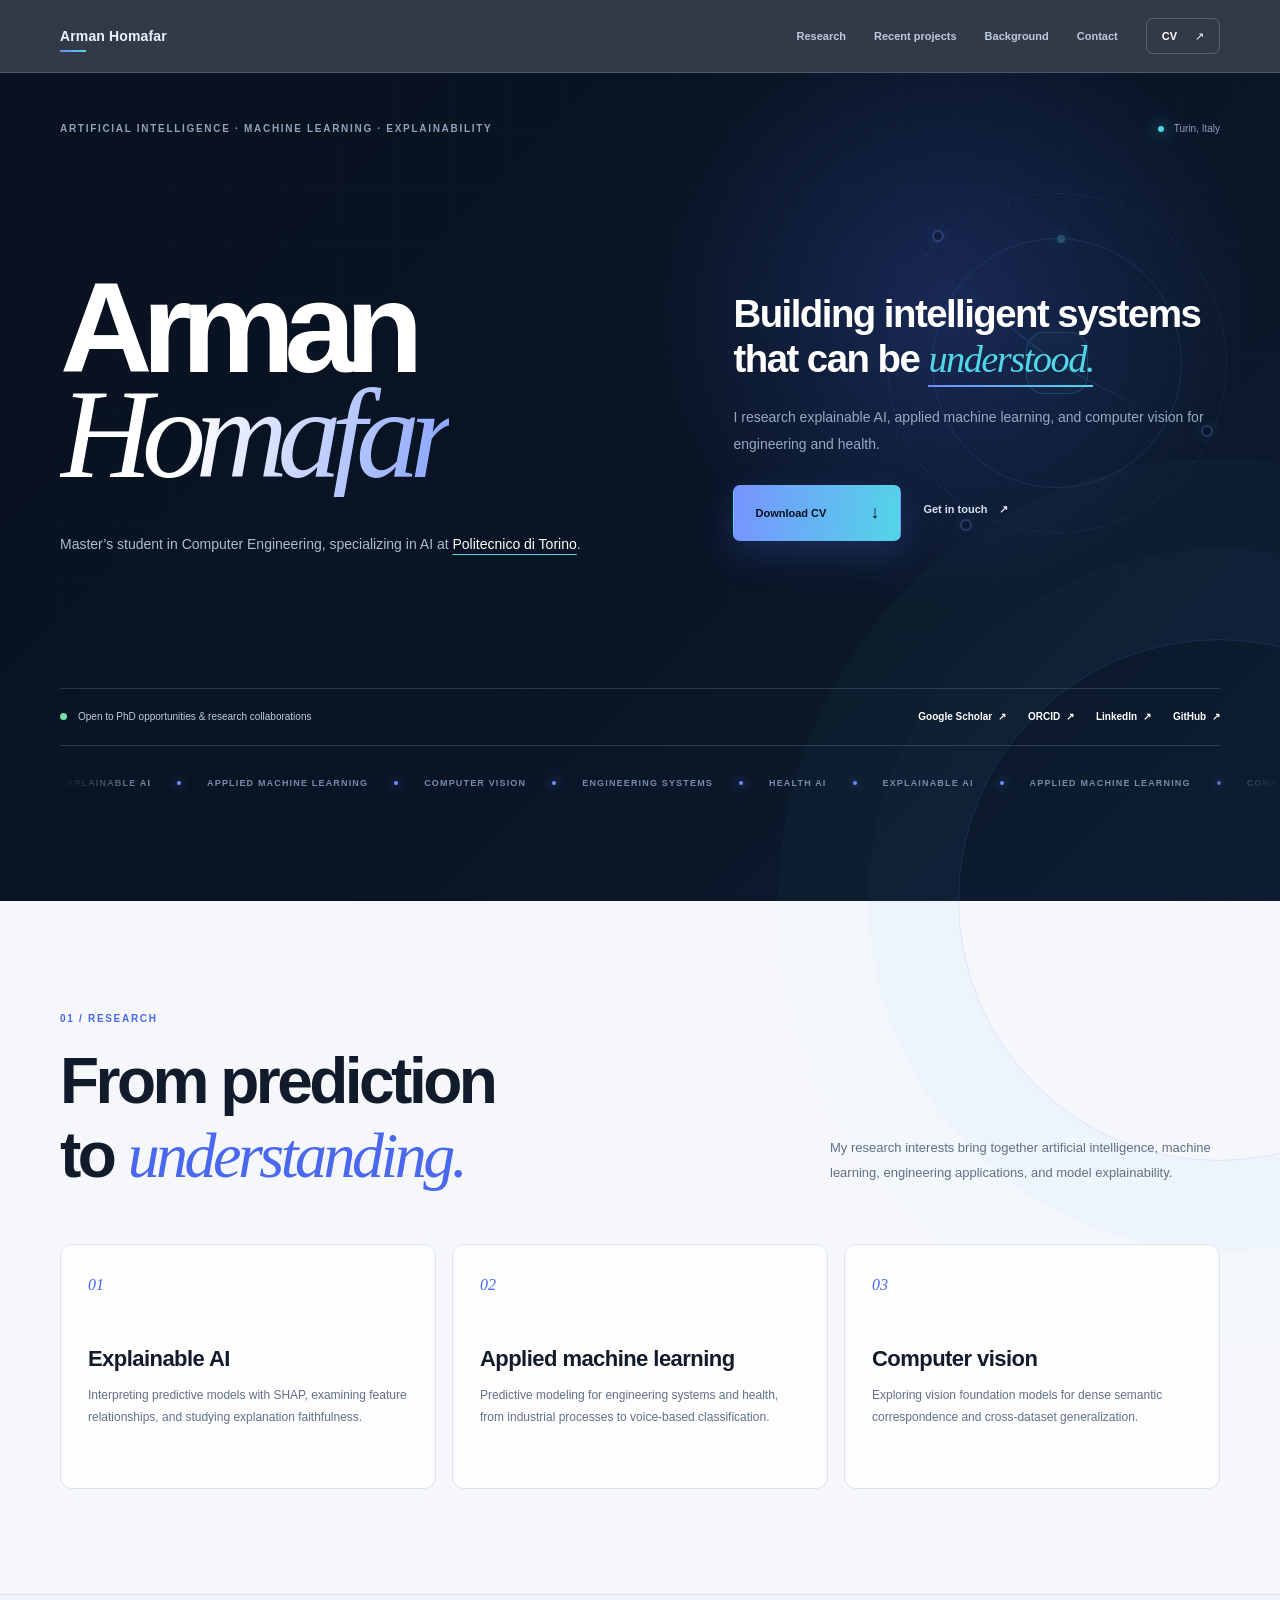
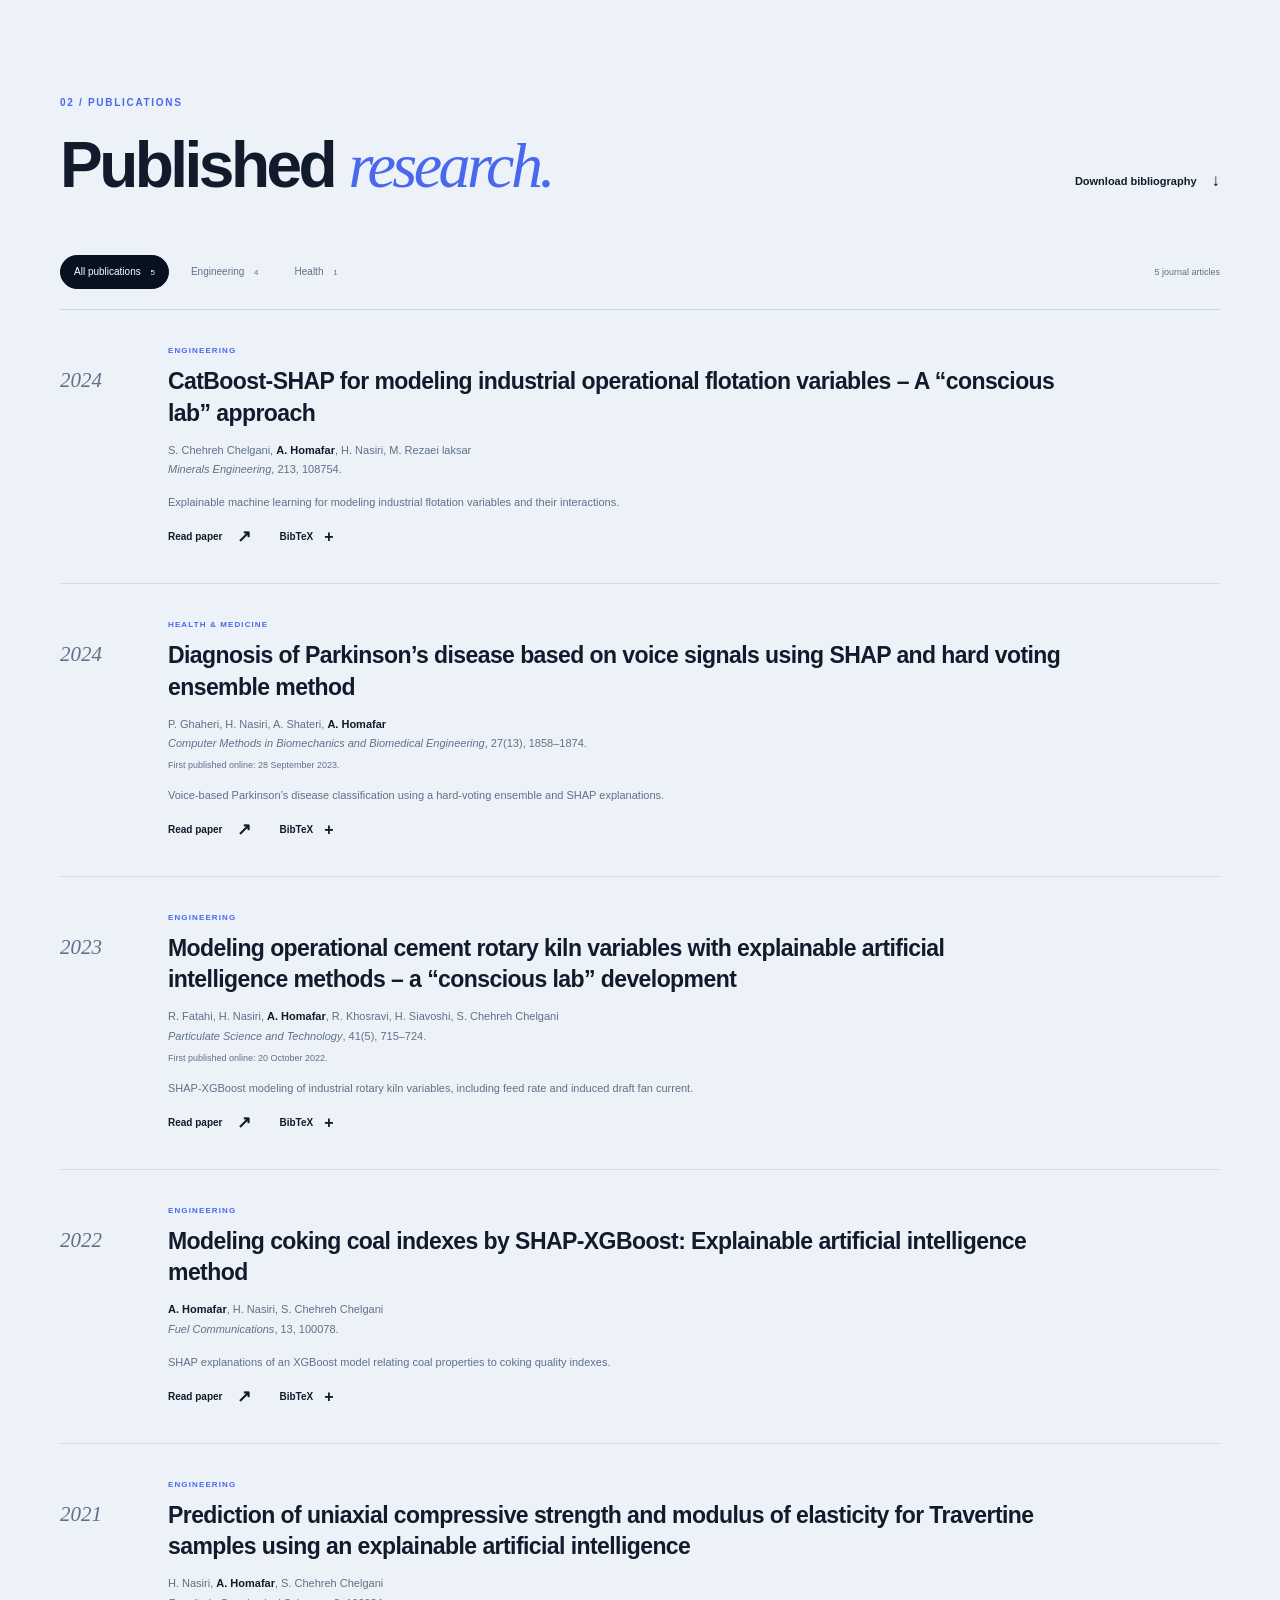
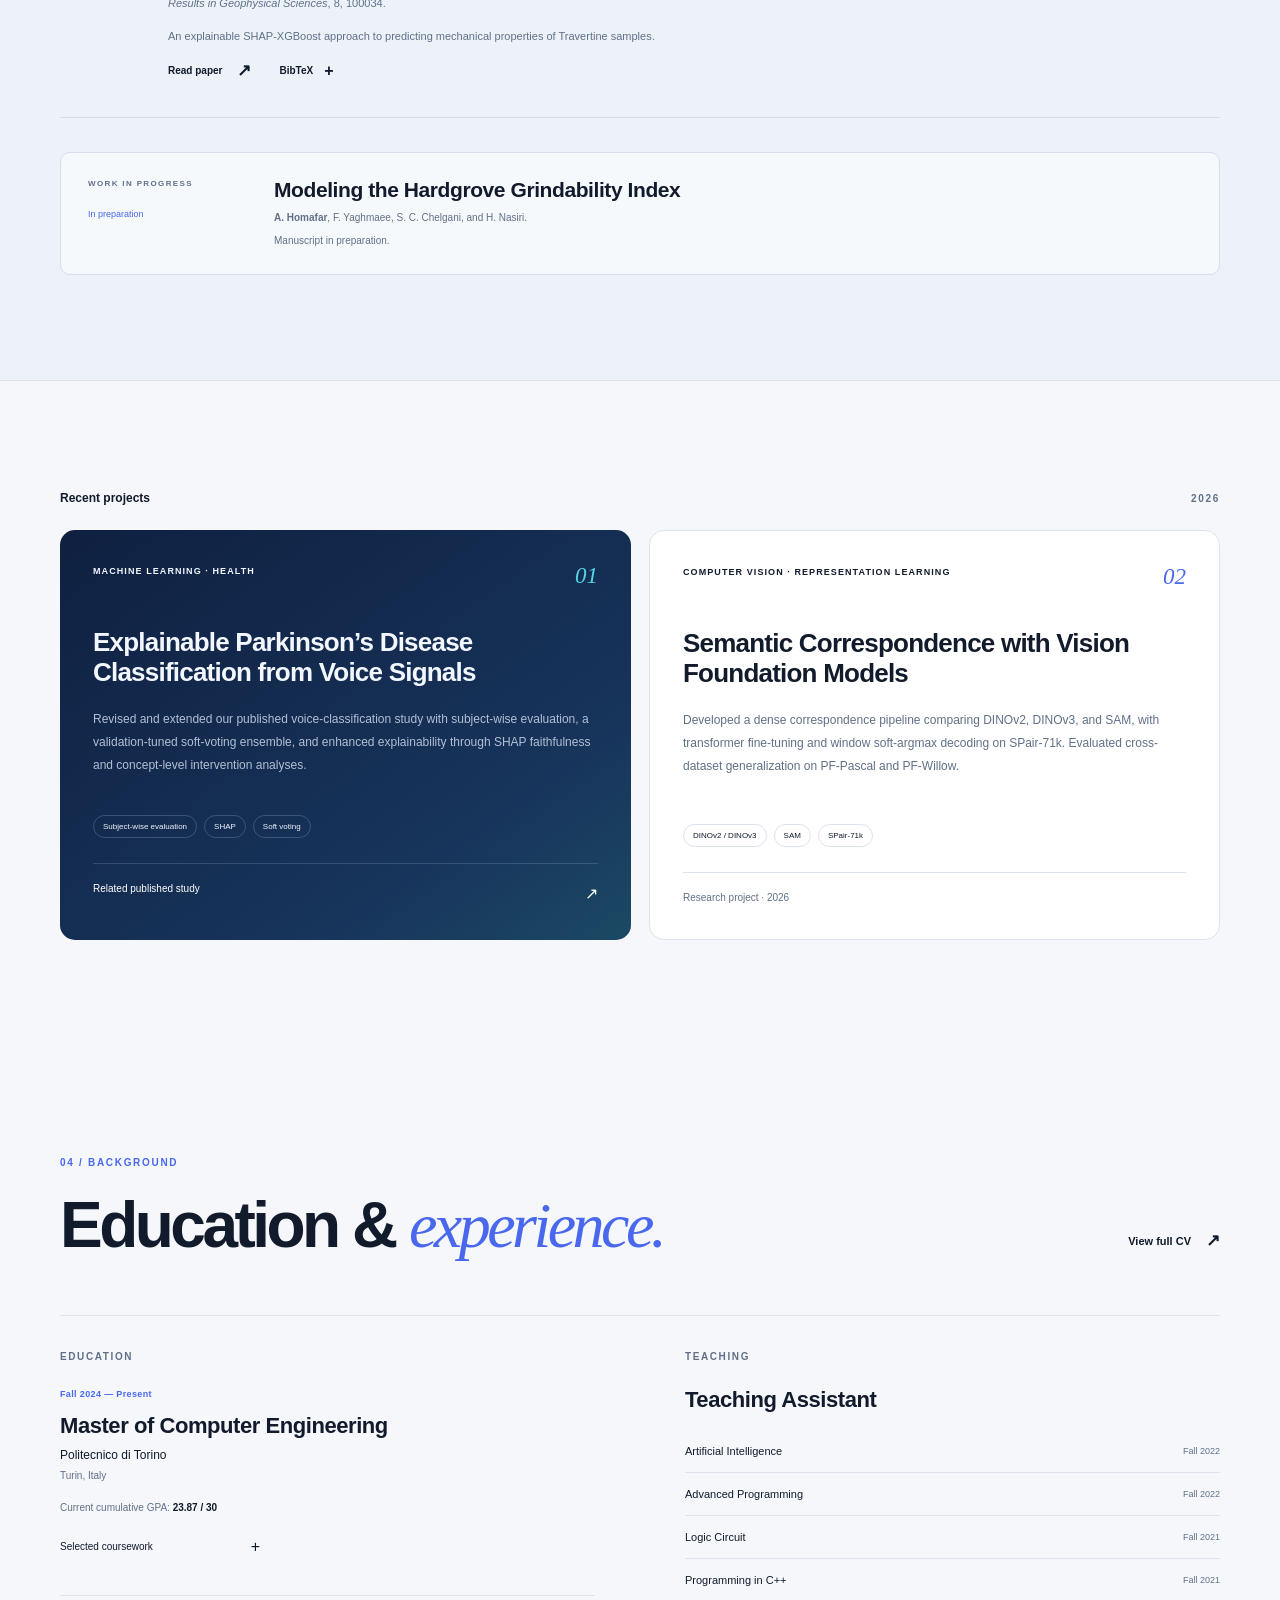
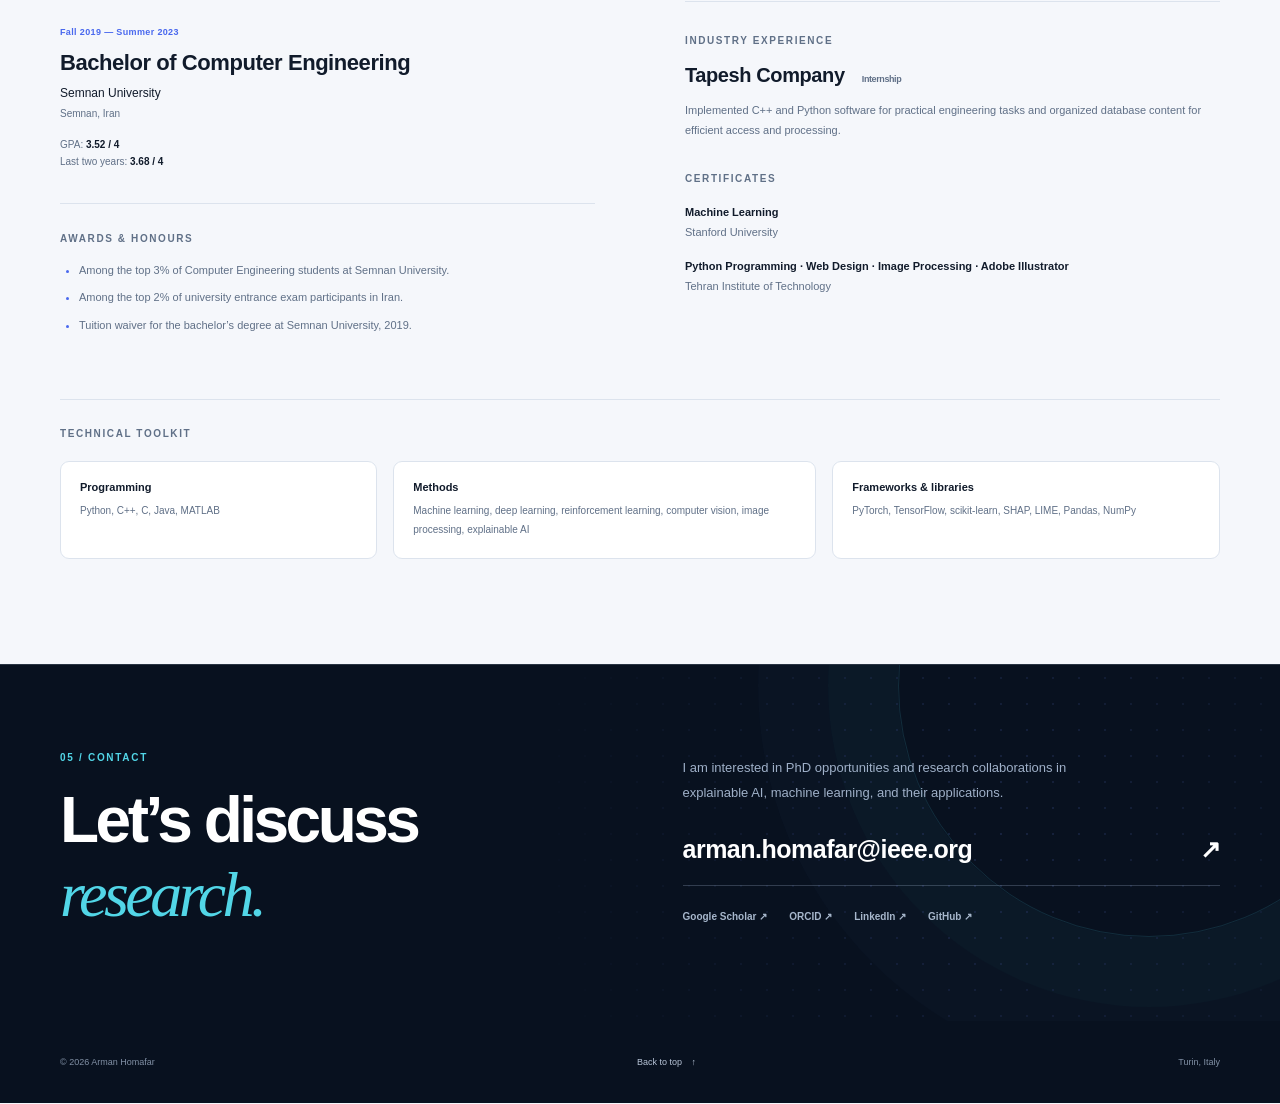
<file: index.html>
<!doctype html>
<html lang="en">
<head>
  <meta charset="utf-8">
  <meta name="viewport" content="width=device-width, initial-scale=1">
  <meta name="theme-color" content="#08111f">
  <title>Arman Homafar | Machine Learning & Explainable AI</title>
  <meta name="description" content="Arman Homafar, master's student in Computer Engineering specializing in AI at Politecnico di Torino. Research in explainable AI, applied machine learning, and computer vision.">
  <link rel="canonical" href="https://arman-homafar.github.io/">
  <meta property="og:type" content="website">
  <meta property="og:title" content="Arman Homafar | Machine Learning & Explainable AI">
  <meta property="og:description" content="Master's student in Computer Engineering specializing in AI at Politecnico di Torino. Research in explainable AI, applied machine learning, and computer vision.">
  <meta property="og:url" content="https://arman-homafar.github.io/">
  <meta name="twitter:card" content="summary">
  <link rel="icon" type="image/svg+xml" href="assets/favicon.svg">
  <link rel="stylesheet" href="assets/styles.css">
  <script src="assets/site.js" defer></script>
  <script type="application/ld+json">
  {"@context":"https://schema.org","@type":"Person","name":"Arman Homafar","url":"https://arman-homafar.github.io/","email":"mailto:arman.homafar@ieee.org","description":"Master's student in Computer Engineering specializing in artificial intelligence at Politecnico di Torino, with research interests in machine learning, engineering applications, and explainable AI.","alumniOf":{"@type":"CollegeOrUniversity","name":"Semnan University"},"sameAs":["https://scholar.google.com/citations?user=gQLnkNoAAAAJ&hl=en","https://orcid.org/0000-0002-8932-5340","https://www.linkedin.com/in/homafar","https://github.com/Arman-Homafar"],"knowsAbout":["Explainable artificial intelligence","Machine learning","Computer vision"]}
  </script>
</head>
<body>
  <a class="skip-link" href="#main">Skip to content</a>
  <div class="scroll-progress" aria-hidden="true"><span></span></div>
  <header class="site-header">
    <div class="header-inner">
      <a class="brand" href="#home" aria-label="Arman Homafar, home"><span class="brand-name">Arman Homafar</span></a>
      <nav aria-label="Main navigation">
        <a href="#research">Research</a><a href="#projects">Recent projects</a><a href="#background">Background</a><a href="#contact">Contact</a>
        <a class="nav-cv" href="assets/Arman-Homafar-CV.pdf">CV <span aria-hidden="true">↗</span></a>
      </nav>
    </div>
  </header>

  <main id="main">
    <section class="hero page-width" id="home" aria-labelledby="name">
      <div class="hero-network" aria-hidden="true"><span class="network-ring ring-one"></span><span class="network-ring ring-two"></span><span class="network-core"></span><span class="network-node node-one"></span><span class="network-node node-two"></span><span class="network-node node-three"></span><span class="network-line line-one"></span><span class="network-line line-two"></span></div>
      <div class="hero-topline"><span class="eyebrow">Artificial intelligence · Machine learning · Explainability</span><span class="location"><span class="small-dot" aria-hidden="true"></span> Turin, Italy</span></div>
      <div class="hero-grid">
        <div class="hero-title"><h1 id="name"><span class="name-line">Arman</span><span class="name-line"><em>Homafar</em></span></h1><p class="hero-role">Master’s student in Computer Engineering, specializing in AI at <a href="https://www.polito.it/en">Politecnico di Torino</a>.</p></div>
        <div class="hero-introduction"><p class="hero-statement">Building intelligent systems<br> that can be <em>understood.</em></p><p>I research explainable AI, applied machine learning, and computer vision for engineering and health.</p><div class="hero-actions"><a class="button button-dark magnetic" href="assets/Arman-Homafar-CV.pdf" download>Download CV <span aria-hidden="true">↓</span></a><a class="hero-email" href="mailto:arman.homafar@ieee.org">Get in touch <span aria-hidden="true">↗</span></a></div></div>
      </div>
      <div class="hero-footer"><p><span class="status-dot" aria-hidden="true"></span>Open to PhD opportunities & research collaborations</p><div class="profile-links" aria-label="Academic and professional profiles"><a href="https://scholar.google.com/citations?user=gQLnkNoAAAAJ&amp;hl=en">Google Scholar <span aria-hidden="true">↗</span></a><a href="https://orcid.org/0000-0002-8932-5340" rel="me">ORCID <span aria-hidden="true">↗</span></a><a href="https://www.linkedin.com/in/homafar" rel="me">LinkedIn <span aria-hidden="true">↗</span></a><a href="https://github.com/Arman-Homafar" rel="me">GitHub <span aria-hidden="true">↗</span></a></div></div>
      <div class="signal-strip" aria-hidden="true"><div class="signal-track"><span>Explainable AI</span><i></i><span>Applied machine learning</span><i></i><span>Computer vision</span><i></i><span>Engineering systems</span><i></i><span>Health AI</span><i></i><span>Explainable AI</span><i></i><span>Applied machine learning</span><i></i><span>Computer vision</span><i></i><span>Engineering systems</span><i></i><span>Health AI</span><i></i></div></div>
    </section>

    <section class="section page-width" id="research" aria-labelledby="research-title">
      <div class="section-heading"><div><p class="eyebrow section-index">01 / Research</p><h2 id="research-title">From prediction<br>to <em>understanding.</em></h2></div><p class="section-intro">My research interests bring together artificial intelligence, machine learning, engineering applications, and model explainability.</p></div>
      <div class="research-topics">
        <div class="research-topic"><span class="topic-number">01</span><h3>Explainable AI</h3><p>Interpreting predictive models with SHAP, examining feature relationships, and studying explanation faithfulness.</p></div>
        <div class="research-topic"><span class="topic-number">02</span><h3>Applied machine learning</h3><p>Predictive modeling for engineering systems and health, from industrial processes to voice-based classification.</p></div>
        <div class="research-topic"><span class="topic-number">03</span><h3>Computer vision</h3><p>Exploring vision foundation models for dense semantic correspondence and cross-dataset generalization.</p></div>
      </div>

    </section>

    <section class="publications-section" id="publications" aria-labelledby="publications-title"><div class="page-width section">
      <div class="section-heading"><div><p class="eyebrow section-index">02 / Publications</p><h2 id="publications-title">Published <em>research.</em></h2></div><a class="text-link bibliography-download" href="assets/publications.bib" download>Download bibliography <span aria-hidden="true">↓</span></a></div>
      <div class="publication-toolbar"><div class="publication-filters" role="group" aria-label="Filter publications" hidden><button type="button" data-filter="all" aria-pressed="true">All publications <span>5</span></button><button type="button" data-filter="engineering" aria-pressed="false">Engineering <span>4</span></button><button type="button" data-filter="health" aria-pressed="false">Health <span>1</span></button></div><p class="publication-count" aria-live="polite">5 journal articles</p></div>
      <div id="publication-list">
    <article class="publication" data-category="engineering">
      <div class="publication-year">2024</div>
      <div class="publication-body">
        <p class="publication-category">Engineering</p>
        <h3><a href="https://doi.org/10.1016/j.mineng.2024.108754">CatBoost-SHAP for modeling industrial operational flotation variables – A “conscious lab” approach</a></h3>
        <p class="authors">S. Chehreh Chelgani, <strong>A. Homafar</strong>, H. Nasiri, M. Rezaei laksar</p>
        <p class="journal"><em>Minerals Engineering</em>, 213, 108754.</p>
        
        <p class="publication-summary">Explainable machine learning for modeling industrial flotation variables and their interactions.</p>
        <div class="publication-actions">
          <a class="text-link" href="https://doi.org/10.1016/j.mineng.2024.108754" aria-label="Read CatBoost-SHAP for modeling industrial operational flotation variables – A “conscious lab” approach">Read paper <span aria-hidden="true">↗</span></a>
          <details class="citation">
            <summary>BibTeX <span aria-hidden="true">+</span></summary>
            <div class="citation-content"><pre id="bib-chelgani2024catboost">@article{chelgani2024catboost,
  author = {Chehreh Chelgani, Saeed and Homafar, Arman and Nasiri, Hamid and Rezaei laksar, Mojtaba},
  title = {{CatBoost-SHAP for modeling industrial operational flotation variables – A “conscious lab” approach}},
  journal = {Minerals Engineering},
  year = {2024},
  volume = {213},
  pages = {108754},
  doi = {10.1016/j.mineng.2024.108754},
  url = {https://doi.org/10.1016/j.mineng.2024.108754}
}</pre><button class="copy-citation" type="button" data-copy="bib-chelgani2024catboost" hidden>Copy citation</button></div>
          </details>
        </div>
      </div>
    </article>

    <article class="publication" data-category="health">
      <div class="publication-year">2024</div>
      <div class="publication-body">
        <p class="publication-category">Health & medicine</p>
        <h3><a href="https://doi.org/10.1080/10255842.2023.2263125">Diagnosis of Parkinson’s disease based on voice signals using SHAP and hard voting ensemble method</a></h3>
        <p class="authors">P. Ghaheri, H. Nasiri, A. Shateri, <strong>A. Homafar</strong></p>
        <p class="journal"><em>Computer Methods in Biomechanics and Biomedical Engineering</em>, 27(13), 1858–1874.</p>
        <p class="publication-note">First published online: 28 September 2023.</p>
        <p class="publication-summary">Voice-based Parkinson’s disease classification using a hard-voting ensemble and SHAP explanations.</p>
        <div class="publication-actions">
          <a class="text-link" href="https://doi.org/10.1080/10255842.2023.2263125" aria-label="Read Diagnosis of Parkinson’s disease based on voice signals using SHAP and hard voting ensemble method">Read paper <span aria-hidden="true">↗</span></a>
          <details class="citation">
            <summary>BibTeX <span aria-hidden="true">+</span></summary>
            <div class="citation-content"><pre id="bib-ghaheri2024parkinsons">@article{ghaheri2024parkinsons,
  author = {Ghaheri, Paria and Nasiri, Hamid and Shateri, Ahmadreza and Homafar, Arman},
  title = {{Diagnosis of Parkinson’s disease based on voice signals using SHAP and hard voting ensemble method}},
  journal = {Computer Methods in Biomechanics and Biomedical Engineering},
  year = {2024},
  volume = {27},
  number = {13},
  pages = {1858--1874},
  doi = {10.1080/10255842.2023.2263125},
  url = {https://doi.org/10.1080/10255842.2023.2263125},
  note = {First published online: 28 September 2023.}
}</pre><button class="copy-citation" type="button" data-copy="bib-ghaheri2024parkinsons" hidden>Copy citation</button></div>
          </details>
        </div>
      </div>
    </article>

    <article class="publication" data-category="engineering">
      <div class="publication-year">2023</div>
      <div class="publication-body">
        <p class="publication-category">Engineering</p>
        <h3><a href="https://doi.org/10.1080/02726351.2022.2135470">Modeling operational cement rotary kiln variables with explainable artificial intelligence methods – a “conscious lab” development</a></h3>
        <p class="authors">R. Fatahi, H. Nasiri, <strong>A. Homafar</strong>, R. Khosravi, H. Siavoshi, S. Chehreh Chelgani</p>
        <p class="journal"><em>Particulate Science and Technology</em>, 41(5), 715–724.</p>
        <p class="publication-note">First published online: 20 October 2022.</p>
        <p class="publication-summary">SHAP-XGBoost modeling of industrial rotary kiln variables, including feed rate and induced draft fan current.</p>
        <div class="publication-actions">
          <a class="text-link" href="https://doi.org/10.1080/02726351.2022.2135470" aria-label="Read Modeling operational cement rotary kiln variables with explainable artificial intelligence methods – a “conscious lab” development">Read paper <span aria-hidden="true">↗</span></a>
          <details class="citation">
            <summary>BibTeX <span aria-hidden="true">+</span></summary>
            <div class="citation-content"><pre id="bib-fatahi2023kiln">@article{fatahi2023kiln,
  author = {Fatahi, Rasoul and Nasiri, Hamid and Homafar, Arman and Khosravi, Rasoul and Siavoshi, Hossein and Chehreh Chelgani, Saeed},
  title = {{Modeling operational cement rotary kiln variables with explainable artificial intelligence methods – a “conscious lab” development}},
  journal = {Particulate Science and Technology},
  year = {2023},
  volume = {41},
  number = {5},
  pages = {715--724},
  doi = {10.1080/02726351.2022.2135470},
  url = {https://doi.org/10.1080/02726351.2022.2135470},
  note = {First published online: 20 October 2022.}
}</pre><button class="copy-citation" type="button" data-copy="bib-fatahi2023kiln" hidden>Copy citation</button></div>
          </details>
        </div>
      </div>
    </article>

    <article class="publication" data-category="engineering">
      <div class="publication-year">2022</div>
      <div class="publication-body">
        <p class="publication-category">Engineering</p>
        <h3><a href="https://doi.org/10.1016/j.jfueco.2022.100078">Modeling coking coal indexes by SHAP-XGBoost: Explainable artificial intelligence method</a></h3>
        <p class="authors"><strong>A. Homafar</strong>, H. Nasiri, S. Chehreh Chelgani</p>
        <p class="journal"><em>Fuel Communications</em>, 13, 100078.</p>
        
        <p class="publication-summary">SHAP explanations of an XGBoost model relating coal properties to coking quality indexes.</p>
        <div class="publication-actions">
          <a class="text-link" href="https://doi.org/10.1016/j.jfueco.2022.100078" aria-label="Read Modeling coking coal indexes by SHAP-XGBoost: Explainable artificial intelligence method">Read paper <span aria-hidden="true">↗</span></a>
          <details class="citation">
            <summary>BibTeX <span aria-hidden="true">+</span></summary>
            <div class="citation-content"><pre id="bib-homafar2022coking">@article{homafar2022coking,
  author = {Homafar, A. and Nasiri, H. and Chehreh Chelgani, S.},
  title = {{Modeling coking coal indexes by SHAP-XGBoost: Explainable artificial intelligence method}},
  journal = {Fuel Communications},
  year = {2022},
  volume = {13},
  pages = {100078},
  doi = {10.1016/j.jfueco.2022.100078},
  url = {https://doi.org/10.1016/j.jfueco.2022.100078}
}</pre><button class="copy-citation" type="button" data-copy="bib-homafar2022coking" hidden>Copy citation</button></div>
          </details>
        </div>
      </div>
    </article>

    <article class="publication" data-category="engineering">
      <div class="publication-year">2021</div>
      <div class="publication-body">
        <p class="publication-category">Engineering</p>
        <h3><a href="https://doi.org/10.1016/j.ringps.2021.100034">Prediction of uniaxial compressive strength and modulus of elasticity for Travertine samples using an explainable artificial intelligence</a></h3>
        <p class="authors">H. Nasiri, <strong>A. Homafar</strong>, S. Chehreh Chelgani</p>
        <p class="journal"><em>Results in Geophysical Sciences</em>, 8, 100034.</p>
        
        <p class="publication-summary">An explainable SHAP-XGBoost approach to predicting mechanical properties of Travertine samples.</p>
        <div class="publication-actions">
          <a class="text-link" href="https://doi.org/10.1016/j.ringps.2021.100034" aria-label="Read Prediction of uniaxial compressive strength and modulus of elasticity for Travertine samples using an explainable artificial intelligence">Read paper <span aria-hidden="true">↗</span></a>
          <details class="citation">
            <summary>BibTeX <span aria-hidden="true">+</span></summary>
            <div class="citation-content"><pre id="bib-nasiri2021travertine">@article{nasiri2021travertine,
  author = {Nasiri, H. and Homafar, A. and Chehreh Chelgani, S.},
  title = {{Prediction of uniaxial compressive strength and modulus of elasticity for Travertine samples using an explainable artificial intelligence}},
  journal = {Results in Geophysical Sciences},
  year = {2021},
  volume = {8},
  pages = {100034},
  doi = {10.1016/j.ringps.2021.100034},
  url = {https://doi.org/10.1016/j.ringps.2021.100034}
}</pre><button class="copy-citation" type="button" data-copy="bib-nasiri2021travertine" hidden>Copy citation</button></div>
          </details>
        </div>
      </div>
    </article></div>
      <aside class="in-preparation" aria-labelledby="preparation-title"><div><span class="eyebrow">Work in progress</span><span class="status-label">In preparation</span></div><div><h3 id="preparation-title">Modeling the Hardgrove Grindability Index</h3><p><strong>A. Homafar</strong>, F. Yaghmaee, S. C. Chelgani, and H. Nasiri.</p><p class="preparation-note">Manuscript in preparation.</p></div></aside>
    </div></section>

    <section class="section page-width projects-section" id="projects" aria-labelledby="projects-title">
      <div class="subsection-heading"><h3 id="projects-title">Recent projects</h3><span class="eyebrow">2026</span></div>
      <div class="projects-grid">
        <article class="project project-health"><div class="project-top"><span class="project-category">Machine learning · Health</span><span class="project-number" aria-hidden="true">01</span></div><h4>Explainable Parkinson’s Disease Classification from Voice Signals</h4><p>Revised and extended our published voice-classification study with subject-wise evaluation, a validation-tuned soft-voting ensemble, and enhanced explainability through SHAP faithfulness and concept-level intervention analyses.</p><div class="project-tags"><span>Subject-wise evaluation</span><span>SHAP</span><span>Soft voting</span></div><a href="https://doi.org/10.1080/10255842.2023.2263125">Related published study <span aria-hidden="true">↗</span></a></article>
        <article class="project project-vision"><div class="project-top"><span class="project-category">Computer vision · Representation learning</span><span class="project-number" aria-hidden="true">02</span></div><h4>Semantic Correspondence with Vision Foundation Models</h4><p>Developed a dense correspondence pipeline comparing DINOv2, DINOv3, and SAM, with transformer fine-tuning and window soft-argmax decoding on SPair-71k. Evaluated cross-dataset generalization on PF-Pascal and PF-Willow.</p><div class="project-tags"><span>DINOv2 / DINOv3</span><span>SAM</span><span>SPair-71k</span></div><span class="project-caption">Research project · 2026</span></article>
      </div>
    </section>

    <section class="section page-width" id="background" aria-labelledby="background-title">
      <div class="section-heading"><div><p class="eyebrow section-index">04 / Background</p><h2 id="background-title">Education & <em>experience.</em></h2></div><a class="text-link" href="assets/Arman-Homafar-CV.pdf">View full CV <span aria-hidden="true">↗</span></a></div>
      <div class="background-grid"><div class="education-column"><h3 class="small-heading">Education</h3>
        <article class="education-entry"><p class="date-label">Fall 2024 — Present</p><h4>Master of Computer Engineering</h4><p class="institution">Politecnico di Torino <span>Turin, Italy</span></p><p class="grade">Current cumulative GPA: <strong>23.87 / 30</strong></p><details class="coursework"><summary>Selected coursework <span aria-hidden="true">+</span></summary><ul><li><span>Data Science and Database Technology</span><strong>29 / 30</strong></li><li><span>Artificial Intelligence in Medicine</span><strong>26 / 30</strong></li><li><span>Computer Architecture</span><strong>27 / 30</strong></li></ul></details></article>
        <article class="education-entry"><p class="date-label">Fall 2019 — Summer 2023</p><h4>Bachelor of Computer Engineering</h4><p class="institution">Semnan University <span>Semnan, Iran</span></p><p class="grade">GPA: <strong>3.52 / 4</strong><br>Last two years: <strong>3.68 / 4</strong></p></article>
        <div class="honours"><h3 class="small-heading">Awards & honours</h3><ul><li>Among the top 3% of Computer Engineering students at Semnan University.</li><li>Among the top 2% of university entrance exam participants in Iran.</li><li>Tuition waiver for the bachelor’s degree at Semnan University, 2019.</li></ul></div>
      </div><div class="experience-column"><h3 class="small-heading">Teaching</h3><h4 class="experience-role">Teaching Assistant</h4><div class="teaching-list"><div><span>Artificial Intelligence</span><time>Fall 2022</time></div><div><span>Advanced Programming</span><time>Fall 2022</time></div><div><span>Logic Circuit</span><time>Fall 2021</time></div><div><span>Programming in C++</span><time>Fall 2021</time></div></div>
        <div class="experience-block"><h3 class="small-heading">Industry experience</h3><h4>Tapesh Company <span>Internship</span></h4><p>Implemented C++ and Python software for practical engineering tasks and organized database content for efficient access and processing.</p></div>
        <div class="experience-block"><h3 class="small-heading">Certificates</h3><p><strong>Machine Learning</strong><br>Stanford University</p><p><strong>Python Programming · Web Design · Image Processing · Adobe Illustrator</strong><br>Tehran Institute of Technology</p></div>
      </div></div>
      <div class="toolkit"><h3 class="small-heading">Technical toolkit</h3><div class="toolkit-grid"><div><h4>Programming</h4><p>Python, C++, C, Java, MATLAB</p></div><div><h4>Methods</h4><p>Machine learning, deep learning, reinforcement learning, computer vision, image processing, explainable AI</p></div><div><h4>Frameworks & libraries</h4><p>PyTorch, TensorFlow, scikit-learn, SHAP, LIME, Pandas, NumPy</p></div></div></div>
    </section>

    <section class="contact-section" id="contact" aria-labelledby="contact-title"><div class="page-width contact-inner"><div class="contact-heading"><p class="eyebrow section-index">05 / Contact</p><h2 id="contact-title">Let’s discuss<br><em>research.</em></h2></div><div class="contact-copy"><p>I am interested in PhD opportunities and research collaborations in explainable AI, machine learning, and their applications.</p><a class="contact-email" href="mailto:arman.homafar@ieee.org">arman.homafar@ieee.org <span aria-hidden="true">↗</span></a><div class="profile-links"><a href="https://scholar.google.com/citations?user=gQLnkNoAAAAJ&amp;hl=en">Google Scholar ↗</a><a href="https://orcid.org/0000-0002-8932-5340">ORCID ↗</a><a href="https://www.linkedin.com/in/homafar">LinkedIn ↗</a><a href="https://github.com/Arman-Homafar">GitHub ↗</a></div></div></div></section>
  </main>
  <footer class="site-footer page-width"><p>© 2026 Arman Homafar</p><a href="#home">Back to top <span aria-hidden="true">↑</span></a><p>Turin, Italy</p></footer>
  <div id="copy-status" class="sr-only" role="status"></div>
</body>
</html>
</file>
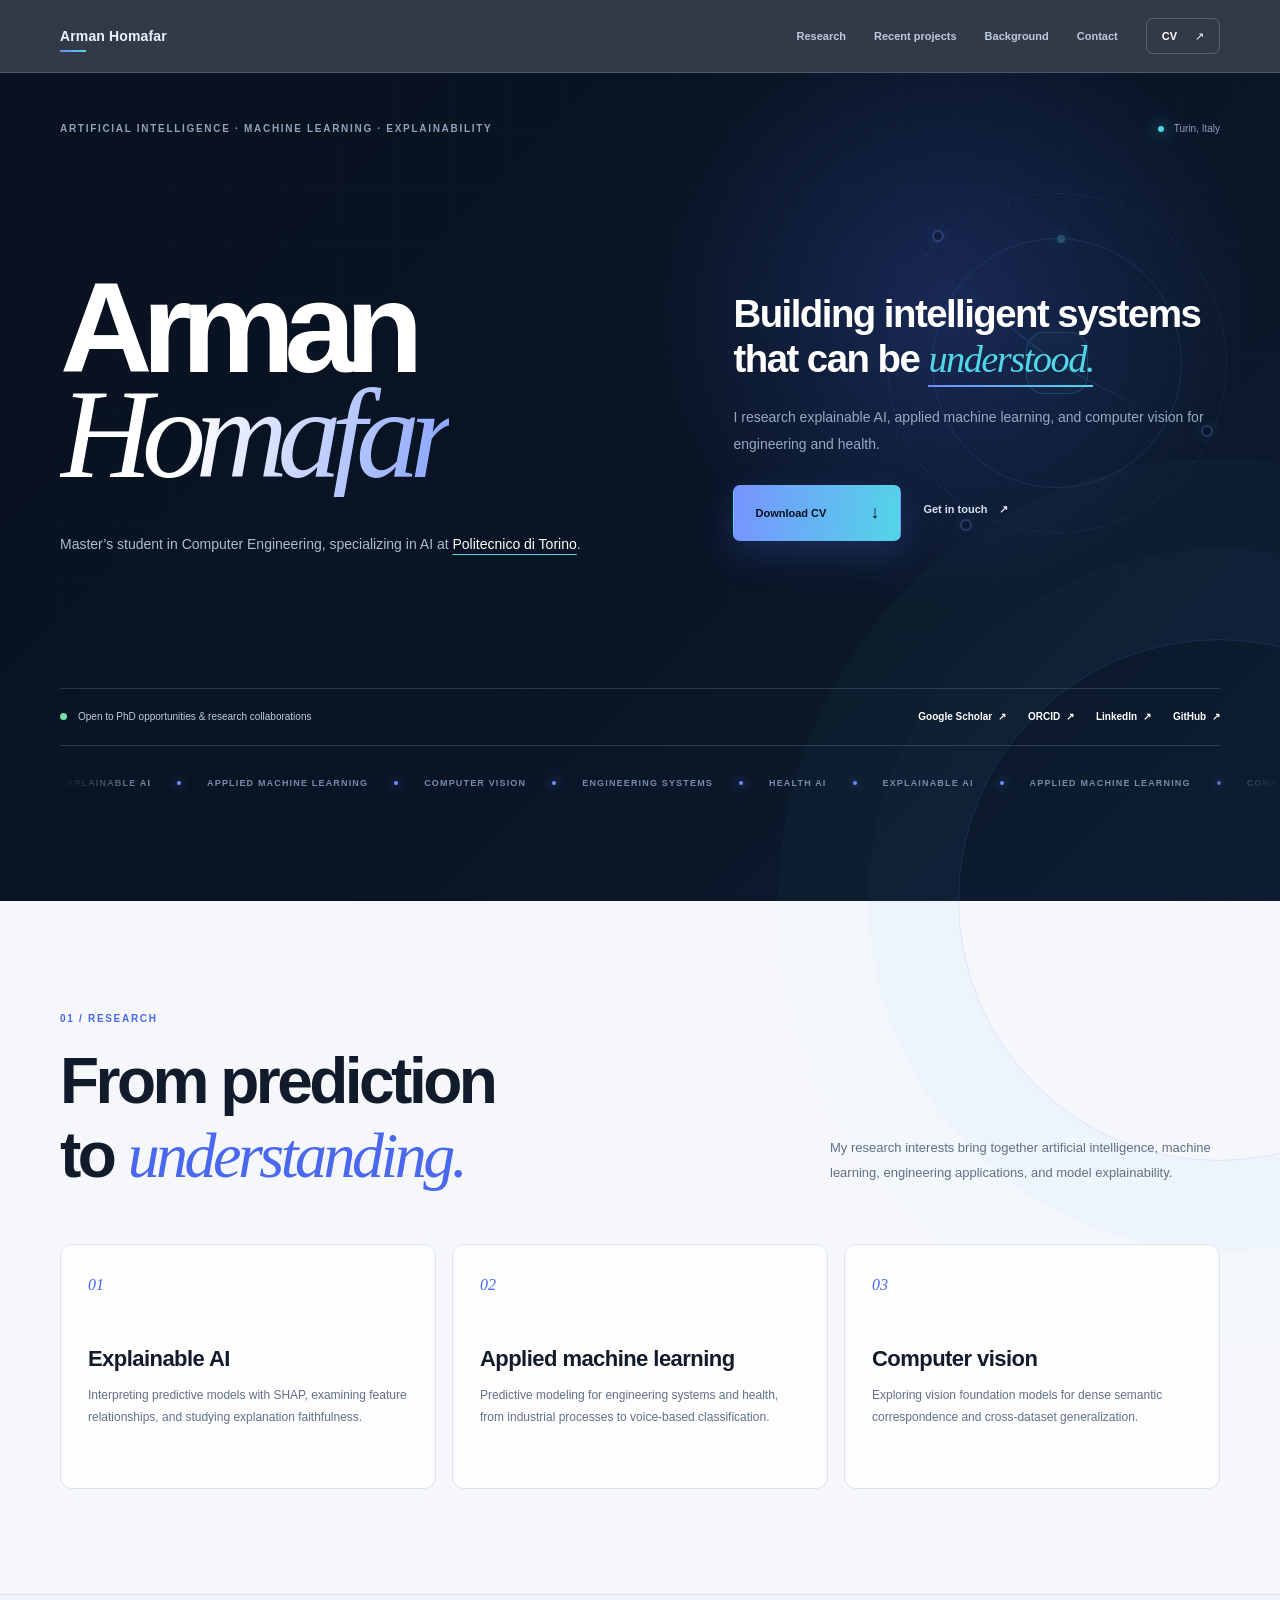
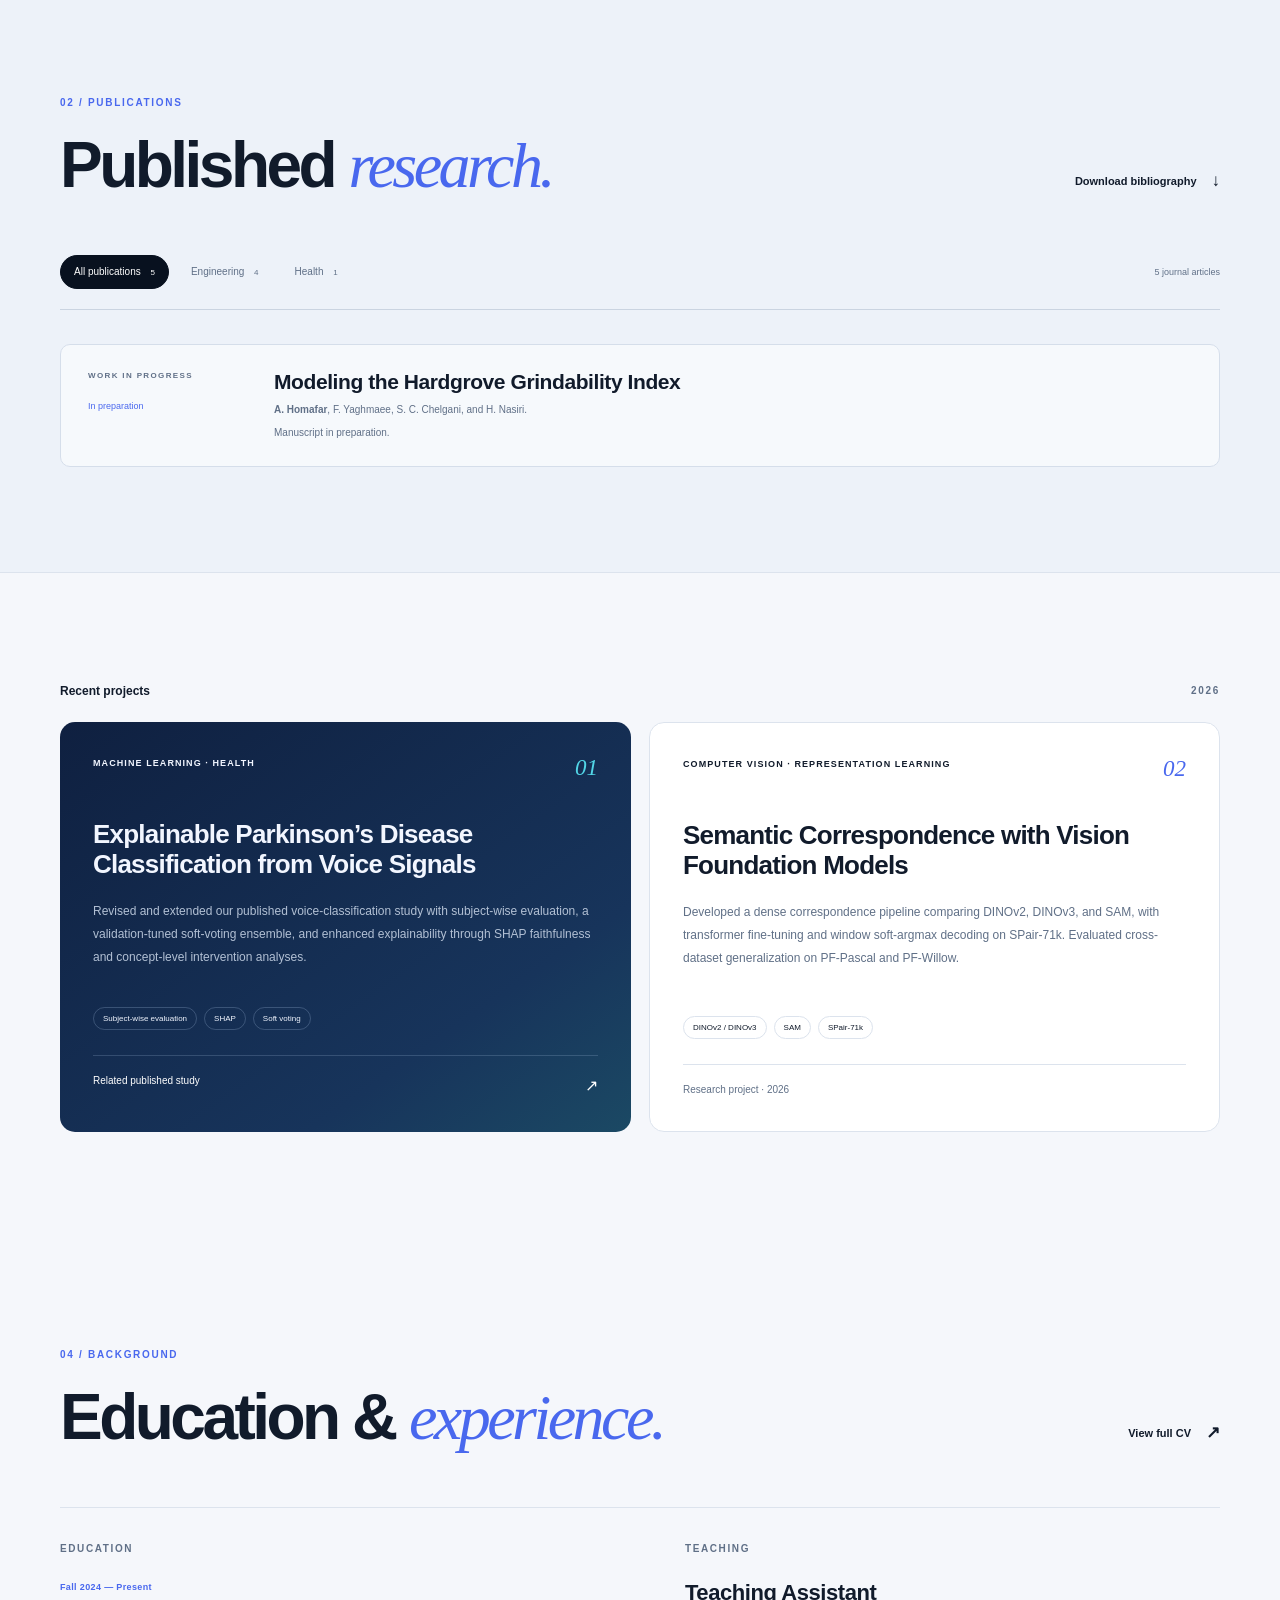
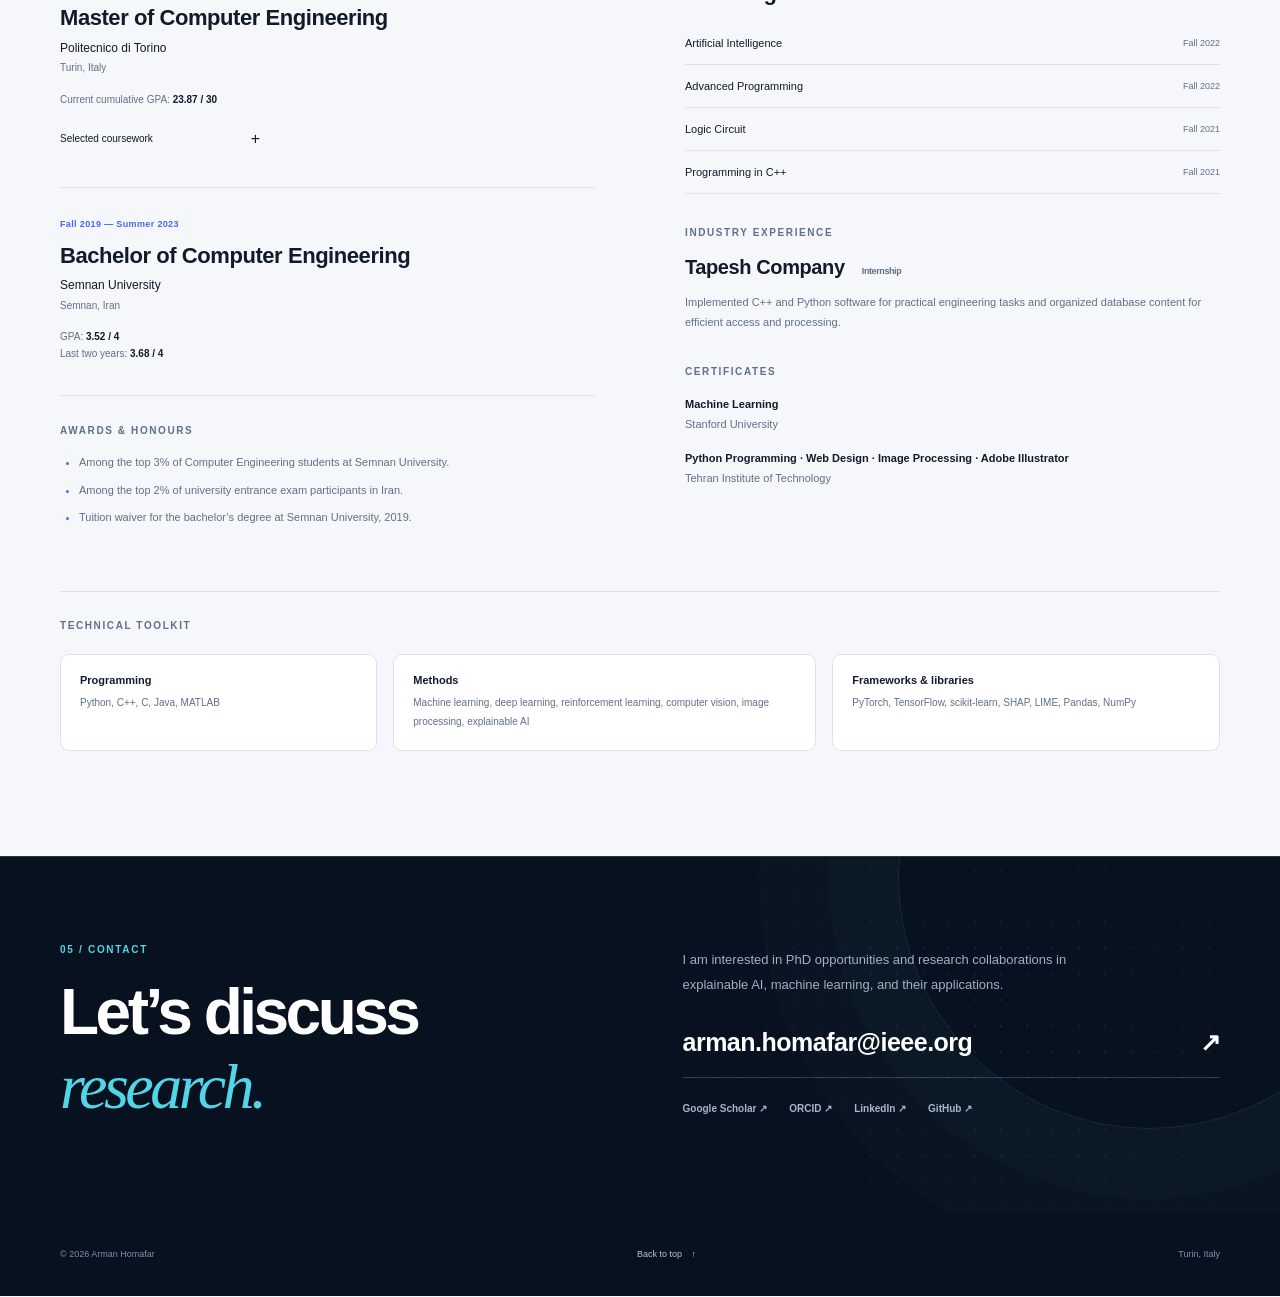
<file: template.html>
<!doctype html>
<html lang="en">
<head>
  <meta charset="utf-8">
  <meta name="viewport" content="width=device-width, initial-scale=1">
  <meta name="theme-color" content="#08111f">
  <title>Arman Homafar | Machine Learning & Explainable AI</title>
  <meta name="description" content="Arman Homafar, master's student in Computer Engineering specializing in AI at Politecnico di Torino. Research in explainable AI, applied machine learning, and computer vision.">
  <link rel="canonical" href="https://arman-homafar.github.io/">
  <meta property="og:type" content="website">
  <meta property="og:title" content="Arman Homafar | Machine Learning & Explainable AI">
  <meta property="og:description" content="Master's student in Computer Engineering specializing in AI at Politecnico di Torino. Research in explainable AI, applied machine learning, and computer vision.">
  <meta property="og:url" content="https://arman-homafar.github.io/">
  <meta name="twitter:card" content="summary">
  <link rel="icon" type="image/svg+xml" href="assets/favicon.svg">
  <link rel="stylesheet" href="assets/styles.css">
  <script src="assets/site.js" defer></script>
  <script type="application/ld+json">
  {"@context":"https://schema.org","@type":"Person","name":"Arman Homafar","url":"https://arman-homafar.github.io/","email":"mailto:arman.homafar@ieee.org","description":"Master's student in Computer Engineering specializing in artificial intelligence at Politecnico di Torino, with research interests in machine learning, engineering applications, and explainable AI.","alumniOf":{"@type":"CollegeOrUniversity","name":"Semnan University"},"sameAs":["https://scholar.google.com/citations?user=gQLnkNoAAAAJ&hl=en","https://orcid.org/0000-0002-8932-5340","https://www.linkedin.com/in/homafar","https://github.com/Arman-Homafar"],"knowsAbout":["Explainable artificial intelligence","Machine learning","Computer vision"]}
  </script>
</head>
<body>
  <a class="skip-link" href="#main">Skip to content</a>
  <div class="scroll-progress" aria-hidden="true"><span></span></div>
  <header class="site-header">
    <div class="header-inner">
      <a class="brand" href="#home" aria-label="Arman Homafar, home"><span class="brand-name">Arman Homafar</span></a>
      <nav aria-label="Main navigation">
        <a href="#research">Research</a><a href="#projects">Recent projects</a><a href="#background">Background</a><a href="#contact">Contact</a>
        <a class="nav-cv" href="assets/Arman-Homafar-CV.pdf">CV <span aria-hidden="true">↗</span></a>
      </nav>
    </div>
  </header>

  <main id="main">
    <section class="hero page-width" id="home" aria-labelledby="name">
      <div class="hero-network" aria-hidden="true"><span class="network-ring ring-one"></span><span class="network-ring ring-two"></span><span class="network-core"></span><span class="network-node node-one"></span><span class="network-node node-two"></span><span class="network-node node-three"></span><span class="network-line line-one"></span><span class="network-line line-two"></span></div>
      <div class="hero-topline"><span class="eyebrow">Artificial intelligence · Machine learning · Explainability</span><span class="location"><span class="small-dot" aria-hidden="true"></span> Turin, Italy</span></div>
      <div class="hero-grid">
        <div class="hero-title"><h1 id="name"><span class="name-line">Arman</span><span class="name-line"><em>Homafar</em></span></h1><p class="hero-role">Master’s student in Computer Engineering, specializing in AI at <a href="https://www.polito.it/en">Politecnico di Torino</a>.</p></div>
        <div class="hero-introduction"><p class="hero-statement">Building intelligent systems<br> that can be <em>understood.</em></p><p>I research explainable AI, applied machine learning, and computer vision for engineering and health.</p><div class="hero-actions"><a class="button button-dark magnetic" href="assets/Arman-Homafar-CV.pdf" download>Download CV <span aria-hidden="true">↓</span></a><a class="hero-email" href="mailto:arman.homafar@ieee.org">Get in touch <span aria-hidden="true">↗</span></a></div></div>
      </div>
      <div class="hero-footer"><p><span class="status-dot" aria-hidden="true"></span>Open to PhD opportunities & research collaborations</p><div class="profile-links" aria-label="Academic and professional profiles"><a href="https://scholar.google.com/citations?user=gQLnkNoAAAAJ&amp;hl=en">Google Scholar <span aria-hidden="true">↗</span></a><a href="https://orcid.org/0000-0002-8932-5340" rel="me">ORCID <span aria-hidden="true">↗</span></a><a href="https://www.linkedin.com/in/homafar" rel="me">LinkedIn <span aria-hidden="true">↗</span></a><a href="https://github.com/Arman-Homafar" rel="me">GitHub <span aria-hidden="true">↗</span></a></div></div>
      <div class="signal-strip" aria-hidden="true"><div class="signal-track"><span>Explainable AI</span><i></i><span>Applied machine learning</span><i></i><span>Computer vision</span><i></i><span>Engineering systems</span><i></i><span>Health AI</span><i></i><span>Explainable AI</span><i></i><span>Applied machine learning</span><i></i><span>Computer vision</span><i></i><span>Engineering systems</span><i></i><span>Health AI</span><i></i></div></div>
    </section>

    <section class="section page-width" id="research" aria-labelledby="research-title">
      <div class="section-heading"><div><p class="eyebrow section-index">01 / Research</p><h2 id="research-title">From prediction<br>to <em>understanding.</em></h2></div><p class="section-intro">My research interests bring together artificial intelligence, machine learning, engineering applications, and model explainability.</p></div>
      <div class="research-topics">
        <div class="research-topic"><span class="topic-number">01</span><h3>Explainable AI</h3><p>Interpreting predictive models with SHAP, examining feature relationships, and studying explanation faithfulness.</p></div>
        <div class="research-topic"><span class="topic-number">02</span><h3>Applied machine learning</h3><p>Predictive modeling for engineering systems and health, from industrial processes to voice-based classification.</p></div>
        <div class="research-topic"><span class="topic-number">03</span><h3>Computer vision</h3><p>Exploring vision foundation models for dense semantic correspondence and cross-dataset generalization.</p></div>
      </div>

    </section>

    <section class="publications-section" id="publications" aria-labelledby="publications-title"><div class="page-width section">
      <div class="section-heading"><div><p class="eyebrow section-index">02 / Publications</p><h2 id="publications-title">Published <em>research.</em></h2></div><a class="text-link bibliography-download" href="assets/publications.bib" download>Download bibliography <span aria-hidden="true">↓</span></a></div>
      <div class="publication-toolbar"><div class="publication-filters" role="group" aria-label="Filter publications" hidden><button type="button" data-filter="all" aria-pressed="true">All publications <span>5</span></button><button type="button" data-filter="engineering" aria-pressed="false">Engineering <span>4</span></button><button type="button" data-filter="health" aria-pressed="false">Health <span>1</span></button></div><p class="publication-count" aria-live="polite">5 journal articles</p></div>
      <div id="publication-list"><!-- PUBLICATIONS --></div>
      <aside class="in-preparation" aria-labelledby="preparation-title"><div><span class="eyebrow">Work in progress</span><span class="status-label">In preparation</span></div><div><h3 id="preparation-title">Modeling the Hardgrove Grindability Index</h3><p><strong>A. Homafar</strong>, F. Yaghmaee, S. C. Chelgani, and H. Nasiri.</p><p class="preparation-note">Manuscript in preparation.</p></div></aside>
    </div></section>

    <section class="section page-width projects-section" id="projects" aria-labelledby="projects-title">
      <div class="subsection-heading"><h3 id="projects-title">Recent projects</h3><span class="eyebrow">2026</span></div>
      <div class="projects-grid">
        <article class="project project-health"><div class="project-top"><span class="project-category">Machine learning · Health</span><span class="project-number" aria-hidden="true">01</span></div><h4>Explainable Parkinson’s Disease Classification from Voice Signals</h4><p>Revised and extended our published voice-classification study with subject-wise evaluation, a validation-tuned soft-voting ensemble, and enhanced explainability through SHAP faithfulness and concept-level intervention analyses.</p><div class="project-tags"><span>Subject-wise evaluation</span><span>SHAP</span><span>Soft voting</span></div><a href="https://doi.org/10.1080/10255842.2023.2263125">Related published study <span aria-hidden="true">↗</span></a></article>
        <article class="project project-vision"><div class="project-top"><span class="project-category">Computer vision · Representation learning</span><span class="project-number" aria-hidden="true">02</span></div><h4>Semantic Correspondence with Vision Foundation Models</h4><p>Developed a dense correspondence pipeline comparing DINOv2, DINOv3, and SAM, with transformer fine-tuning and window soft-argmax decoding on SPair-71k. Evaluated cross-dataset generalization on PF-Pascal and PF-Willow.</p><div class="project-tags"><span>DINOv2 / DINOv3</span><span>SAM</span><span>SPair-71k</span></div><span class="project-caption">Research project · 2026</span></article>
      </div>
    </section>

    <section class="section page-width" id="background" aria-labelledby="background-title">
      <div class="section-heading"><div><p class="eyebrow section-index">04 / Background</p><h2 id="background-title">Education & <em>experience.</em></h2></div><a class="text-link" href="assets/Arman-Homafar-CV.pdf">View full CV <span aria-hidden="true">↗</span></a></div>
      <div class="background-grid"><div class="education-column"><h3 class="small-heading">Education</h3>
        <article class="education-entry"><p class="date-label">Fall 2024 — Present</p><h4>Master of Computer Engineering</h4><p class="institution">Politecnico di Torino <span>Turin, Italy</span></p><p class="grade">Current cumulative GPA: <strong>23.87 / 30</strong></p><details class="coursework"><summary>Selected coursework <span aria-hidden="true">+</span></summary><ul><li><span>Data Science and Database Technology</span><strong>29 / 30</strong></li><li><span>Artificial Intelligence in Medicine</span><strong>26 / 30</strong></li><li><span>Computer Architecture</span><strong>27 / 30</strong></li></ul></details></article>
        <article class="education-entry"><p class="date-label">Fall 2019 — Summer 2023</p><h4>Bachelor of Computer Engineering</h4><p class="institution">Semnan University <span>Semnan, Iran</span></p><p class="grade">GPA: <strong>3.52 / 4</strong><br>Last two years: <strong>3.68 / 4</strong></p></article>
        <div class="honours"><h3 class="small-heading">Awards & honours</h3><ul><li>Among the top 3% of Computer Engineering students at Semnan University.</li><li>Among the top 2% of university entrance exam participants in Iran.</li><li>Tuition waiver for the bachelor’s degree at Semnan University, 2019.</li></ul></div>
      </div><div class="experience-column"><h3 class="small-heading">Teaching</h3><h4 class="experience-role">Teaching Assistant</h4><div class="teaching-list"><div><span>Artificial Intelligence</span><time>Fall 2022</time></div><div><span>Advanced Programming</span><time>Fall 2022</time></div><div><span>Logic Circuit</span><time>Fall 2021</time></div><div><span>Programming in C++</span><time>Fall 2021</time></div></div>
        <div class="experience-block"><h3 class="small-heading">Industry experience</h3><h4>Tapesh Company <span>Internship</span></h4><p>Implemented C++ and Python software for practical engineering tasks and organized database content for efficient access and processing.</p></div>
        <div class="experience-block"><h3 class="small-heading">Certificates</h3><p><strong>Machine Learning</strong><br>Stanford University</p><p><strong>Python Programming · Web Design · Image Processing · Adobe Illustrator</strong><br>Tehran Institute of Technology</p></div>
      </div></div>
      <div class="toolkit"><h3 class="small-heading">Technical toolkit</h3><div class="toolkit-grid"><div><h4>Programming</h4><p>Python, C++, C, Java, MATLAB</p></div><div><h4>Methods</h4><p>Machine learning, deep learning, reinforcement learning, computer vision, image processing, explainable AI</p></div><div><h4>Frameworks & libraries</h4><p>PyTorch, TensorFlow, scikit-learn, SHAP, LIME, Pandas, NumPy</p></div></div></div>
    </section>

    <section class="contact-section" id="contact" aria-labelledby="contact-title"><div class="page-width contact-inner"><div class="contact-heading"><p class="eyebrow section-index">05 / Contact</p><h2 id="contact-title">Let’s discuss<br><em>research.</em></h2></div><div class="contact-copy"><p>I am interested in PhD opportunities and research collaborations in explainable AI, machine learning, and their applications.</p><a class="contact-email" href="mailto:arman.homafar@ieee.org">arman.homafar@ieee.org <span aria-hidden="true">↗</span></a><div class="profile-links"><a href="https://scholar.google.com/citations?user=gQLnkNoAAAAJ&amp;hl=en">Google Scholar ↗</a><a href="https://orcid.org/0000-0002-8932-5340">ORCID ↗</a><a href="https://www.linkedin.com/in/homafar">LinkedIn ↗</a><a href="https://github.com/Arman-Homafar">GitHub ↗</a></div></div></div></section>
  </main>
  <footer class="site-footer page-width"><p>© 2026 Arman Homafar</p><a href="#home">Back to top <span aria-hidden="true">↑</span></a><p>Turin, Italy</p></footer>
  <div id="copy-status" class="sr-only" role="status"></div>
</body>
</html>
</file>
<file: assets/styles.css>
@charset "UTF-8";
:root{--night:#08111f;--night-2:#0d1a2d;--night-3:#13233a;--paper:#f5f7fb;--white:#fff;--ink:#111b2b;--muted:#607087;--line:#dce3ed;--line-dark:rgba(190,207,231,.18);--blue:#6f8cff;--blue-strong:#4968ee;--cyan:#52d6e7;--serif:Georgia,"Times New Roman",serif;--sans:Inter,ui-sans-serif,-apple-system,BlinkMacSystemFont,"Segoe UI",Helvetica,Arial,sans-serif;--shadow:0 24px 70px rgba(24,42,71,.12)}
*{box-sizing:border-box}html{overflow-x:clip;scroll-behavior:smooth;scroll-padding-top:88px}body{margin:0;overflow-x:hidden;background:var(--paper);color:var(--ink);font:16px/1.65 var(--sans);-webkit-font-smoothing:antialiased}::selection{background:var(--blue);color:#fff}a{color:inherit;text-underline-offset:5px}a:hover{color:var(--blue-strong)}button,summary,a{-webkit-tap-highlight-color:transparent;touch-action:manipulation}button{cursor:pointer;font:inherit}a:focus-visible,button:focus-visible,summary:focus-visible{outline:3px solid var(--cyan);outline-offset:5px;border-radius:3px}h1,h2,h3,h4,p{margin:0}h1,h2,h3,h4{font-weight:550;line-height:1.15}h1,h2{letter-spacing:-.055em}h2{font-size:clamp(42px,5vw,68px)}h2 em{color:var(--blue-strong);font-family:var(--serif);font-weight:400}em{font-style:italic}ul{padding-left:19px}strong{font-weight:650}[hidden]{display:none!important}.page-width{width:min(100%,1240px);margin:0 auto;padding-inline:40px}.eyebrow{font-size:10px;font-weight:700;line-height:1.6;letter-spacing:.17em;text-transform:uppercase}.small-heading{margin-bottom:25px;color:var(--muted);font-size:10px;font-weight:750;letter-spacing:.16em;text-transform:uppercase}.sr-only{position:absolute;width:1px;height:1px;overflow:hidden;clip:rect(0,0,0,0);white-space:nowrap}.skip-link{position:fixed;top:-100px;left:18px;z-index:100;padding:12px 20px;background:var(--cyan);color:var(--night)}.skip-link:focus{top:12px}
.scroll-progress{position:fixed;inset:0 0 auto;z-index:50;height:3px;pointer-events:none}.scroll-progress span{display:block;width:100%;height:100%;transform:scaleX(0);transform-origin:left;background:linear-gradient(90deg,var(--blue),var(--cyan));box-shadow:0 0 18px rgba(82,214,231,.45)}
.site-header{position:sticky;top:0;z-index:30;color:#eaf1ff;background:rgba(8,17,31,.82);border-bottom:1px solid var(--line-dark);backdrop-filter:blur(20px);-webkit-backdrop-filter:blur(20px);transition:background .35s ease,box-shadow .35s ease}.site-header.is-scrolled{background:rgba(8,17,31,.96);box-shadow:0 12px 40px rgba(1,7,17,.25)}.header-inner{width:min(100%,1240px);height:72px;margin:auto;padding-inline:40px;display:flex;align-items:center;justify-content:space-between;gap:32px}.brand{text-decoration:none}.brand-name{position:relative;font-size:14px;font-weight:700;letter-spacing:.01em}.brand-name::after{content:"";position:absolute;left:0;bottom:-8px;width:26px;height:2px;background:linear-gradient(90deg,var(--blue),var(--cyan));transition:width .4s cubic-bezier(.16,1,.3,1)}.brand:hover{color:#fff}.brand:hover .brand-name::after{width:100%}.site-header nav{display:flex;align-items:center;gap:28px}.site-header nav a{position:relative;padding:12px 0;color:#bdc9dc;font-size:11px;font-weight:550;text-decoration:none;transition:color .25s ease}.site-header nav a:not(.nav-cv)::after{content:"";position:absolute;right:0;bottom:7px;left:0;height:1px;transform:scaleX(0);background:var(--cyan);transition:transform .3s ease}.site-header nav a:hover,.site-header nav a[aria-current="location"]{color:#fff}.site-header nav a:hover::after,.site-header nav a[aria-current="location"]::after{transform:scaleX(1)}.site-header nav .nav-cv{display:flex;gap:18px;padding:8px 15px;color:#fff;border:1px solid rgba(255,255,255,.2);border-radius:7px;transition:transform .3s ease,border-color .3s ease,background .3s ease}.site-header nav .nav-cv:hover{transform:translateY(-2px);border-color:var(--cyan);background:rgba(82,214,231,.08)}
.hero{position:relative;isolation:isolate;width:100%;max-width:none;min-height:calc(100svh - 72px);padding-top:48px;padding-inline:max(40px,calc((100vw - 1160px)/2));color:#fff;background:radial-gradient(circle at var(--glow-x,74%) var(--glow-y,28%),rgba(75,105,238,.23),transparent 27%),linear-gradient(135deg,var(--night),#091526 53%,#0e1d31)}.hero::before{content:"";position:absolute;inset:0;z-index:-2;opacity:.34;background-image:linear-gradient(rgba(154,177,213,.08) 1px,transparent 1px),linear-gradient(90deg,rgba(154,177,213,.08) 1px,transparent 1px);background-size:56px 56px;mask-image:linear-gradient(to bottom,#000,transparent 88%);animation:grid-drift 24s linear infinite}.hero::after{content:"";position:absolute;z-index:-1;width:520px;height:520px;right:-200px;bottom:-260px;border-radius:50%;border:1px solid rgba(111,140,255,.18);box-shadow:0 0 0 90px rgba(111,140,255,.025),0 0 0 180px rgba(82,214,231,.018);animation:slow-spin 32s linear infinite}.hero-topline{display:flex;align-items:center;justify-content:space-between;gap:24px;color:#8fa1bb;animation:fade-down .8s .05s both}.location{display:flex;align-items:center;gap:10px;font-size:10px}.small-dot{width:6px;height:6px;border-radius:50%;background:var(--cyan);box-shadow:0 0 14px var(--cyan);animation:soft-pulse 2.2s ease-in-out infinite}.hero-grid{position:relative;z-index:2;display:grid;grid-template-columns:1.08fr .92fr;align-items:center;gap:clamp(60px,8vw,126px);min-height:550px;padding:54px 0 46px}.hero h1{font-size:clamp(78px,10vw,142px);font-weight:620;line-height:.82;letter-spacing:-.082em}.name-line{display:block;overflow:hidden;animation:name-rise 1s cubic-bezier(.16,1,.3,1) both}.name-line:nth-child(2){padding-bottom:.08em;animation-delay:.12s}.hero h1 em{color:transparent;font-family:var(--serif);font-weight:400;background:linear-gradient(105deg,#fff 16%,#84a0ff 48%,#65dfeb 70%,#fff 92%);background-size:220% auto;background-clip:text;-webkit-background-clip:text;animation:name-shimmer 7s linear infinite}.hero-role{max-width:540px;margin-top:35px;color:#aebbd0;font-size:14px;line-height:1.8;animation:fade-up .8s .42s both}.hero-role a{color:#fff;text-decoration-color:var(--cyan)}.hero-introduction{position:relative;animation:fade-up .9s .25s both}.hero-statement{margin-bottom:23px;font-size:clamp(31px,3vw,43px);font-weight:560;line-height:1.16;letter-spacing:-.04em}.hero-statement em{position:relative;color:var(--cyan);font-family:var(--serif);font-weight:400}.hero-statement em::after{content:"";position:absolute;right:0;bottom:-7px;left:0;height:2px;transform-origin:left;background:linear-gradient(90deg,var(--blue),var(--cyan));animation:line-grow 1.05s .8s both}.hero-introduction>p:not(.hero-statement){max-width:510px;margin-bottom:20px;color:#98a9c1;font-size:14px;line-height:1.9}.hero-actions{display:flex;align-items:center;flex-wrap:wrap;gap:8px 0}.button{position:relative;display:inline-flex;min-height:51px;align-items:center;justify-content:space-between;gap:44px;overflow:hidden;margin-top:8px;padding:12px 21px;border-radius:7px;font-size:11px;font-weight:700;text-decoration:none;transition:transform .3s ease,box-shadow .3s ease}.button::before{content:"";position:absolute;inset:0;transform:translateX(-125%) skewX(-20deg);background:linear-gradient(90deg,transparent,rgba(255,255,255,.28),transparent);transition:transform .65s ease}.button:hover::before{transform:translateX(125%) skewX(-20deg)}.button-dark{color:#06101e;border:1px solid transparent;background:linear-gradient(100deg,#7893ff,var(--cyan));box-shadow:0 12px 34px rgba(79,112,239,.23)}.button-dark:hover{color:#06101e;transform:translateY(-3px);box-shadow:0 18px 45px rgba(79,112,239,.35)}.button span{font-size:18px;animation:arrow-bob 1.8s ease-in-out infinite}.hero-email{margin-left:22px;color:#d8e3f2;font-size:11px;font-weight:600;text-decoration:none;transition:color .25s ease,transform .25s ease}.hero-email:hover{color:var(--cyan);transform:translateX(4px)}.hero-email span{padding-left:8px}.hero-footer{position:relative;z-index:2;display:flex;align-items:center;justify-content:space-between;gap:28px;padding:20px 0;border-block:1px solid var(--line-dark);animation:fade-up .8s .65s both}.hero-footer>p{display:flex;align-items:center;gap:11px;color:#c2cde0;font-size:10px}.status-dot{width:7px;height:7px;flex:none;border-radius:50%;background:#75e1a8;box-shadow:0 0 0 0 rgba(117,225,168,.55);animation:status-pulse 2.2s ease-out infinite}.profile-links{display:flex;flex-wrap:wrap;gap:22px}.profile-links a{color:inherit;font-size:10px;font-weight:600;text-decoration:none;white-space:nowrap;transition:color .25s ease,transform .25s ease}.profile-links a:hover{color:var(--cyan);transform:translateY(-2px)}.profile-links span{display:inline-block;margin-left:3px;transition:transform .25s ease}.profile-links a:hover span{transform:translate(2px,-2px)}.signal-strip{position:relative;z-index:2;width:calc(100vw - max(40px,calc((100vw - 1160px)/2)));margin-top:20px;overflow:hidden;color:#778ba8;mask-image:linear-gradient(90deg,transparent,#000 7%,#000 93%,transparent)}.signal-track{display:flex;width:max-content;align-items:center;gap:26px;padding:10px 0 18px;animation:ticker 28s linear infinite}.signal-track span{font-size:9px;font-weight:700;letter-spacing:.13em;text-transform:uppercase}.signal-track i{width:4px;height:4px;border-radius:50%;background:var(--blue);box-shadow:0 0 10px var(--blue)}
.hero-network{position:absolute;z-index:1;top:95px;right:max(28px,calc((100vw - 1240px)/2));width:390px;height:390px;opacity:.27;pointer-events:none;animation:network-float 9s ease-in-out infinite}.network-ring,.network-core,.network-node,.network-line{position:absolute;display:block}.network-ring{inset:50%;border:1px solid rgba(116,150,255,.55);border-radius:50%}.ring-one{width:250px;height:250px;margin:-125px;animation:slow-spin 18s linear infinite}.ring-one::before{content:"";position:absolute;top:-4px;left:50%;width:8px;height:8px;border-radius:50%;background:var(--cyan);box-shadow:0 0 16px var(--cyan)}.ring-two{width:340px;height:340px;margin:-170px;border-style:dashed;animation:slow-spin 28s linear infinite reverse}.network-core{top:50%;left:50%;width:62px;height:62px;transform:translate(-50%,-50%);border:1px solid rgba(82,214,231,.7);border-radius:18px;background:rgba(82,214,231,.08);box-shadow:inset 0 0 24px rgba(82,214,231,.12),0 0 34px rgba(82,214,231,.13);animation:core-pulse 3s ease-in-out infinite}.network-node{width:12px;height:12px;border:2px solid var(--blue);border-radius:50%;background:var(--night);box-shadow:0 0 15px rgba(111,140,255,.65)}.node-one{top:16%;left:18%}.node-two{right:10%;bottom:31%}.node-three{bottom:7%;left:25%}.network-line{top:50%;left:50%;width:150px;height:1px;transform-origin:left;background:linear-gradient(90deg,rgba(82,214,231,.8),transparent)}.line-one{transform:rotate(218deg)}.line-two{width:135px;transform:rotate(28deg)}
.section{padding-top:110px;padding-bottom:105px}.section-heading{display:flex;align-items:flex-end;justify-content:space-between;gap:70px;margin-bottom:52px}.section-index{margin-bottom:18px;color:var(--blue-strong)}.section-intro{max-width:390px;padding-bottom:7px;color:var(--muted);font-size:13px;line-height:1.9}.section-heading h2 em{display:inline-block;transition:transform .45s cubic-bezier(.16,1,.3,1),color .3s ease}.section-heading:hover h2 em{transform:translateX(7px);color:var(--cyan)}
.research-topics{display:grid;grid-template-columns:repeat(3,1fr);gap:16px}.research-topic{position:relative;min-height:245px;overflow:hidden;padding:27px 27px 24px;border:1px solid var(--line);border-radius:12px;background:rgba(255,255,255,.75);transition:transform .4s cubic-bezier(.16,1,.3,1),box-shadow .4s ease,border-color .4s ease}.research-topic::before{content:"";position:absolute;inset:0;transform:translateY(102%);background:linear-gradient(145deg,var(--night-2),var(--night-3));transition:transform .45s cubic-bezier(.16,1,.3,1)}.research-topic>*{position:relative;z-index:1}.research-topic:hover{transform:translateY(-8px);border-color:transparent;box-shadow:var(--shadow);color:#fff}.research-topic:hover::before{transform:translateY(0)}.topic-number{display:inline-block;color:var(--blue-strong);font:italic 16px var(--serif);transition:color .3s ease,transform .4s ease}.research-topic:hover .topic-number{color:var(--cyan);transform:rotate(-8deg) scale(1.12)}.research-topic h3{margin:47px 0 13px;font-size:22px;letter-spacing:-.025em}.research-topic p{color:var(--muted);font-size:12px;line-height:1.85;transition:color .3s ease}.research-topic:hover p{color:#afbdd0}.subsection-heading{display:flex;align-items:center;justify-content:space-between;margin:68px 0 23px}.subsection-heading h3{font-size:12px;font-weight:700}.subsection-heading>span{color:var(--muted)}.projects-grid{display:grid;grid-template-columns:1fr 1fr;gap:18px;perspective:1100px}.project{position:relative;display:flex;min-height:410px;flex-direction:column;overflow:hidden;padding:33px;border-radius:15px;transform-style:preserve-3d;transition:transform .25s ease,box-shadow .4s ease}.project::before{content:"";position:absolute;inset:-50%;transform:translateX(-58%) rotate(10deg);background:linear-gradient(115deg,transparent 41%,rgba(255,255,255,.12) 50%,transparent 59%);transition:transform .9s ease;pointer-events:none}.project:hover::before{transform:translateX(58%) rotate(10deg)}.project:hover{box-shadow:0 28px 70px rgba(16,34,62,.2)}.project>*{position:relative;z-index:1}.project-health{color:#f2f6ff;background:linear-gradient(145deg,#0f2040,#17345b 72%,#1b4964)}.project-vision{color:var(--ink);border:1px solid var(--line);background:#fff}.project-top{display:flex;align-items:flex-start;justify-content:space-between;gap:22px;margin-bottom:39px}.project-category{max-width:280px;font-size:9px;font-weight:700;letter-spacing:.12em;line-height:1.8;text-transform:uppercase}.project-number{color:var(--cyan);font:italic 23px var(--serif);transition:transform .4s ease}.project-vision .project-number{color:var(--blue-strong)}.project:hover .project-number{transform:rotate(8deg) scale(1.13)}.project h4{max-width:470px;margin-bottom:20px;font-size:26px;letter-spacing:-.03em}.project p{margin-bottom:24px;color:#b2c0d4;font-size:12px;line-height:1.9}.project-vision p{color:var(--muted)}.project-tags{display:flex;flex-wrap:wrap;gap:7px;margin-top:auto;margin-bottom:25px}.project-tags span{padding:4px 9px;border:1px solid rgba(181,205,236,.24);border-radius:100px;font-size:8px}.project-vision .project-tags span{border-color:var(--line)}.project a,.project-caption{display:block;padding-top:17px;border-top:1px solid rgba(181,205,236,.2);font-size:10px;text-decoration:none}.project a{display:flex;justify-content:space-between;color:#fff}.project a:hover{color:var(--cyan)}.project a span{font-size:16px}.project-caption{color:var(--muted);border-color:var(--line)}
.projects-section .subsection-heading{margin-top:0}.publications-section{border-block:1px solid var(--line);background:#edf2f9}.publications-section .section{padding-top:100px}.bibliography-download{white-space:nowrap}.text-link{display:inline-flex;align-items:center;gap:15px;padding:8px 0;color:var(--ink);font-size:11px;font-weight:700;text-decoration:none}.text-link span{display:inline-block;font-size:17px;transition:transform .25s ease}.text-link:hover span{transform:translate(3px,-3px)}.publication-toolbar{display:flex;align-items:center;justify-content:space-between;gap:25px;padding-bottom:20px;border-bottom:1px solid #cad4e1}.publication-filters{display:flex;flex-wrap:wrap;gap:8px}.publication-filters button{padding:8px 13px;color:var(--muted);border:1px solid transparent;border-radius:100px;background:transparent;font-size:10px;transition:color .25s ease,border-color .25s ease,background .25s ease}.publication-filters button:hover{color:var(--ink);border-color:#c8d3e1}.publication-filters button[aria-pressed="true"]{color:#fff;border-color:var(--night);background:var(--night)}.publication-filters button span{margin-left:7px;font-size:8px}.publication-count{color:var(--muted);font-size:9px;white-space:nowrap}.publication{position:relative;display:grid;grid-template-columns:80px 1fr;gap:28px;overflow:hidden;padding:34px 18px 34px 0;border-bottom:1px solid #d3dce7;transition:padding .35s ease,background .35s ease}.publication::before{content:"";position:absolute;top:0;bottom:0;left:0;width:3px;transform:scaleY(0);background:linear-gradient(var(--blue),var(--cyan));transition:transform .35s ease}.publication:hover{padding-left:20px;background:rgba(255,255,255,.58)}.publication:hover::before{transform:scaleY(1)}.publication-year{padding-top:24px;color:var(--muted);font:italic 21px var(--serif);transition:transform .3s ease,color .3s ease}.publication:hover .publication-year{color:var(--blue-strong);transform:translateY(-4px)}.publication-category{margin-bottom:9px;color:var(--blue-strong);font-size:8px;font-weight:700;letter-spacing:.14em;text-transform:uppercase}.publication h3{max-width:900px;margin-bottom:12px;font-size:23px;letter-spacing:-.025em;line-height:1.35}.publication h3 a{text-decoration:none;background-image:linear-gradient(var(--blue-strong),var(--blue-strong));background-position:0 100%;background-repeat:no-repeat;background-size:0 1px;transition:background-size .5s cubic-bezier(.16,1,.3,1)}.publication:hover h3 a{background-size:100% 1px}.authors,.journal{color:var(--muted);font-size:11px;line-height:1.8}.authors strong{color:var(--ink)}.publication-note{margin-top:4px;color:var(--muted);font-size:9px}.publication-summary{max-width:760px;margin-top:13px;color:var(--muted);font-size:11px}.publication-actions{display:flex;flex-wrap:wrap;gap:5px 28px;align-items:flex-start;margin-top:13px}.publication-actions .text-link{padding:0;font-size:10px;line-height:25px}.citation{font-size:10px}.citation summary{display:flex;gap:11px;align-items:center;line-height:25px;font-weight:700;list-style:none}.citation summary::-webkit-details-marker,.coursework summary::-webkit-details-marker{display:none}.citation summary span,.coursework summary span{font-size:16px;transition:transform .3s ease}.citation[open]{width:100%}.citation[open] summary span,.coursework[open] summary span{transform:rotate(45deg)}.citation-content{margin:13px 0 3px;padding:18px;border:1px solid var(--line);border-radius:8px;background:#fff}.citation pre{margin:0 0 13px;white-space:pre-wrap;overflow-wrap:anywhere;font:10px/1.7 ui-monospace,SFMono-Regular,Consolas,monospace}.copy-citation{padding:6px 10px;color:var(--ink);border:1px solid var(--line);border-radius:5px;background:#fff;font-size:10px}.in-preparation{display:grid;grid-template-columns:160px 1fr;gap:26px;margin-top:34px;padding:25px 27px;border:1px solid #d5deea;border-radius:10px;background:rgba(255,255,255,.5)}.in-preparation .eyebrow{display:block;margin-bottom:8px;color:var(--muted);font-size:8px}.status-label{color:var(--blue-strong);font-size:9px}.in-preparation h3{margin-bottom:8px;font-size:21px;letter-spacing:-.02em}.in-preparation p{color:var(--muted);font-size:10px}.in-preparation .preparation-note{margin-top:6px}
.background-grid{display:grid;grid-template-columns:1fr 1fr;gap:90px;padding-top:35px;border-top:1px solid var(--line)}.education-entry+.education-entry{margin-top:34px;padding-top:29px;border-top:1px solid var(--line)}.date-label{margin-bottom:11px;color:var(--blue-strong);font-size:9px;font-weight:650;letter-spacing:.04em}.education-entry h4{margin-bottom:8px;font-size:22px;letter-spacing:-.02em}.institution{font-size:12px}.institution span{display:block;margin-top:2px;color:var(--muted);font-size:10px}.grade{margin-top:15px;color:var(--muted);font-size:10px}.grade strong{color:var(--ink)}.coursework{margin-top:18px}.coursework summary{display:flex;max-width:200px;align-items:center;justify-content:space-between;font-size:10px;list-style:none}.coursework ul{margin:13px 0;padding:0;list-style:none}.coursework li{display:flex;justify-content:space-between;gap:20px;padding:9px 0;border-top:1px solid var(--line);font-size:10px}.honours{margin-top:33px;padding-top:29px;border-top:1px solid var(--line)}.honours .small-heading{margin-bottom:16px}.honours ul{margin:0;color:var(--muted);font-size:11px;line-height:1.8}.honours li{margin-bottom:8px}.honours li::marker{color:var(--blue-strong)}.experience-role{margin-bottom:17px;font-size:22px;letter-spacing:-.02em}.teaching-list>div{display:flex;justify-content:space-between;gap:22px;padding:12px 0;border-bottom:1px solid var(--line);font-size:11px}.teaching-list time{padding-top:2px;color:var(--muted);font-size:9px;white-space:nowrap}.experience-block{margin-top:33px}.experience-block .small-heading{margin-bottom:17px}.experience-block h4{margin-bottom:13px;font-size:20px;letter-spacing:-.02em}.experience-block h4 span{margin-left:12px;color:var(--muted);font-size:9px}.experience-block p{margin-bottom:13px;color:var(--muted);font-size:11px;line-height:1.85}.experience-block p strong{color:var(--ink)}.toolkit{margin-top:55px;padding-top:28px;border-top:1px solid var(--line)}.toolkit .small-heading{margin-bottom:22px}.toolkit-grid{display:grid;grid-template-columns:.9fr 1.2fr 1.1fr;gap:16px}.toolkit-grid>div{padding:19px;border:1px solid var(--line);border-radius:9px;background:#fff;transition:transform .3s ease,border-color .3s ease,box-shadow .3s ease}.toolkit-grid>div:hover{transform:translateY(-5px);border-color:#becbf0;box-shadow:0 13px 35px rgba(39,61,96,.08)}.toolkit h4{margin-bottom:8px;font-size:11px}.toolkit p{color:var(--muted);font-size:10px;line-height:1.85}
.contact-section{position:relative;overflow:hidden;color:#fff;border-top:1px solid var(--line-dark);background:var(--night)}.contact-section::before{content:"";position:absolute;inset:0;opacity:.24;background-image:radial-gradient(rgba(113,143,255,.6) 1px,transparent 1px);background-size:26px 26px;mask-image:radial-gradient(circle at 78% 45%,#000,transparent 48%);animation:grid-drift 30s linear infinite reverse}.contact-section::after{content:"";position:absolute;top:-230px;right:-120px;width:500px;height:500px;border:1px solid rgba(82,214,231,.14);border-radius:50%;box-shadow:0 0 0 70px rgba(82,214,231,.018),0 0 0 140px rgba(111,140,255,.018);animation:slow-spin 30s linear infinite}.contact-inner{position:relative;z-index:1;display:grid;grid-template-columns:1fr 1fr;align-items:center;gap:85px;padding-top:85px;padding-bottom:90px}.contact-section .section-index{color:var(--cyan)}.contact-section h2 em{color:var(--cyan)}.contact-copy>p{max-width:430px;margin-bottom:24px;color:#9fb0c8;font-size:13px;line-height:1.9}.contact-email{display:flex;align-items:center;justify-content:space-between;gap:20px;margin-bottom:23px;padding-bottom:14px;color:#fff;border-bottom:1px solid rgba(183,205,235,.24);font-size:clamp(18px,2vw,25px);font-weight:600;letter-spacing:-.02em;text-decoration:none;transition:padding-left .35s ease,border-color .35s ease,color .25s ease}.contact-email:hover{padding-left:10px;color:var(--cyan);border-color:var(--cyan)}.contact-email>span{transition:transform .3s ease}.contact-email:hover>span{transform:translate(4px,-4px)}.contact-section .profile-links{color:#a7b7cc}.site-footer{display:flex;width:100%;max-width:none;min-height:82px;align-items:center;justify-content:space-between;gap:20px;padding-inline:max(40px,calc((100vw - 1160px)/2));color:#8190a5;background:var(--night);font-size:9px}.site-footer a{color:#b7c4d7;text-decoration:none}.site-footer a span{margin-left:7px}.signal-strip:hover .signal-track{animation-play-state:paused}
.motion-ready .reveal{opacity:0;filter:blur(6px);transform:translate3d(0,42px,0) scale(.985);transition:opacity .75s ease,filter .75s ease,transform .88s cubic-bezier(.16,1,.3,1);transition-delay:var(--delay,0ms)}.motion-ready .reveal.reveal-left{transform:translate3d(-44px,0,0)}.motion-ready .reveal.reveal-right{transform:translate3d(44px,0,0)}.motion-ready .reveal.is-visible{opacity:1;filter:blur(0);transform:translate3d(0,0,0) scale(1)}
@keyframes fade-down{from{opacity:0;transform:translateY(-16px)}to{opacity:1;transform:none}}@keyframes fade-up{from{opacity:0;transform:translateY(25px)}to{opacity:1;transform:none}}@keyframes name-rise{from{opacity:0;filter:blur(9px);transform:translateY(105%)}to{opacity:1;filter:blur(0);transform:translateY(0)}}@keyframes line-grow{from{transform:scaleX(0)}to{transform:scaleX(1)}}@keyframes name-shimmer{to{background-position:-220% center}}@keyframes grid-drift{to{background-position:56px 56px}}@keyframes slow-spin{to{transform:rotate(360deg)}}@keyframes soft-pulse{0%,100%{opacity:.5;transform:scale(.8)}50%{opacity:1;transform:scale(1.28)}}@keyframes core-pulse{0%,100%{transform:translate(-50%,-50%) scale(.92) rotate(0)}50%{transform:translate(-50%,-50%) scale(1.08) rotate(8deg)}}@keyframes network-float{0%,100%{transform:translate3d(0,0,0)}50%{transform:translate3d(-12px,18px,0)}}@keyframes status-pulse{0%{box-shadow:0 0 0 0 rgba(117,225,168,.5)}70%{box-shadow:0 0 0 10px rgba(117,225,168,0)}100%{box-shadow:0 0 0 0 rgba(117,225,168,0)}}@keyframes arrow-bob{0%,100%{transform:translateY(0)}50%{transform:translateY(3px)}}@keyframes ticker{to{transform:translateX(-50%)}}
@media(min-width:1500px){.hero-grid{min-height:620px}}
@media(max-width:1050px){.page-width,.header-inner{padding-inline:28px}.hero,.site-footer{padding-inline:28px}.site-header nav{gap:21px}.hero-grid{gap:50px}.hero-network{right:-90px}.hero-footer{align-items:flex-start;flex-direction:column;gap:14px}.background-grid{gap:52px}.contact-inner{gap:50px}}
@media(max-width:760px){html{scroll-padding-top:68px}.page-width,.header-inner,.site-footer{padding-inline:20px}.site-header{overflow:hidden}.header-inner{height:66px;gap:14px}.brand-name{font-size:12px}.brand-name::after{bottom:-6px}.site-header nav{flex:1;justify-content:flex-end;gap:15px}.site-header nav a{font-size:9px}.site-header nav a:nth-child(3){display:none}.site-header nav .nav-cv{gap:8px;padding:5px 8px}.hero{min-height:auto;padding:30px 20px 0}.hero::before{background-size:40px 40px}.hero-topline .eyebrow{max-width:230px;font-size:8px}.location{font-size:9px;white-space:nowrap}.hero-grid{grid-template-columns:1fr;gap:35px;min-height:0;padding:46px 0 43px}.hero h1{font-size:clamp(76px,19vw,112px)}.hero-role{max-width:550px;margin-top:24px;font-size:12px}.hero-introduction{max-width:600px}.hero-statement{font-size:31px}.hero-introduction>p:not(.hero-statement){font-size:12px}.hero-network{top:210px;right:-190px;width:330px;height:330px;opacity:.19}.hero-footer{padding:18px 0}.hero-footer>p{font-size:9px}.hero-footer .profile-links{gap:17px}.hero-footer .profile-links a{font-size:9px}.signal-strip{width:calc(100vw - 20px);margin-top:14px}.section{padding-top:72px;padding-bottom:70px}.section-heading{display:block;margin-bottom:34px}.section-index{margin-bottom:14px}.section-intro{max-width:500px;margin-top:22px;font-size:12px}.research-topics{grid-template-columns:1fr}.research-topic{min-height:0;padding:23px}.research-topic h3{margin-top:28px}.subsection-heading{margin-top:44px}.projects-grid{grid-template-columns:1fr}.project{min-height:0;padding:26px}.project h4{font-size:24px}.publication-toolbar{align-items:flex-start;flex-direction:column;gap:13px}.publication{grid-template-columns:45px 1fr;gap:15px;padding:27px 8px 27px 0}.publication:hover{padding-left:10px}.publication-year{padding-top:24px;font-size:16px}.publication h3{font-size:20px}.in-preparation{grid-template-columns:1fr;gap:12px;padding:21px}.background-grid{grid-template-columns:1fr;gap:43px}.experience-column{padding-top:31px;border-top:1px solid var(--line)}.toolkit{margin-top:38px}.toolkit-grid{grid-template-columns:1fr;gap:10px}.contact-inner{grid-template-columns:1fr;gap:33px;padding-top:64px;padding-bottom:65px}.contact-copy>p{font-size:12px}.site-footer{min-height:72px;font-size:8px}.site-footer p:last-child{display:none}}
@media(max-width:480px){.header-inner{padding-inline:16px}.brand-name{display:block;font-size:11px;line-height:1.05;white-space:nowrap}.site-header nav{gap:10px}.site-header nav a{font-size:8px}.site-header nav a:nth-child(3),.site-header nav a:nth-child(4){display:none}.hero{padding-inline:17px}.hero-topline{align-items:flex-start}.hero-topline .eyebrow{max-width:175px;line-height:1.8}.hero h1{font-size:clamp(64px,21vw,92px)}.hero-statement{font-size:27px}.hero-statement br{display:none}.hero-actions{align-items:flex-start;flex-direction:column}.hero-email{margin:14px 0 0}.button{gap:34px}.hero-footer .profile-links{gap:13px}.section{padding-top:63px;padding-bottom:60px}h2{font-size:clamp(38px,12vw,52px)}.publication{grid-template-columns:1fr;gap:6px}.publication-year{padding-top:0}.publication-filters button{padding:7px 9px;font-size:9px}.citation-content{padding:13px}.contact-email{gap:8px;font-size:clamp(15px,4.7vw,19px)}}
@media(prefers-reduced-motion:reduce){html{scroll-behavior:auto}*,*::before,*::after{animation-duration:.01ms!important;animation-iteration-count:1!important;transition-duration:.01ms!important}.motion-ready .reveal{opacity:1!important;filter:none!important;transform:none!important}.signal-track{transform:none!important}}
@media print{html{scroll-padding:0}body{color:#111;background:#fff;font-size:11px}.site-header,.skip-link,.scroll-progress,.signal-strip,.hero-network,.publication-toolbar,.publication-actions,.hero-email,.button,.site-footer,.bibliography-download,.project-tags{display:none!important}.page-width,.hero{max-width:none;padding-inline:0}.hero{min-height:0;padding-top:0;color:#111;background:#fff}.hero::before,.hero::after{display:none}.hero-grid{min-height:0;margin:20px 0;padding:0;gap:40px}.hero h1{font-size:55px}.hero h1 em{color:#111;background:none}.hero-role,.hero-introduction>p:not(.hero-statement),.hero-footer>p,.profile-links a{color:#333}.hero-statement{font-size:25px}.section{padding:30px 0}.project{min-height:auto;break-inside:avoid;color:#111;border:1px solid #ccc;background:#f3f3f3}.project p,.project a{color:#111}.publications-section{background:#fff}.publication{break-inside:avoid}.contact-section{color:#111;background:#eee}.contact-copy>p,.contact-email,.contact-section .profile-links{color:#111}.background-grid{gap:40px}}
</file>
